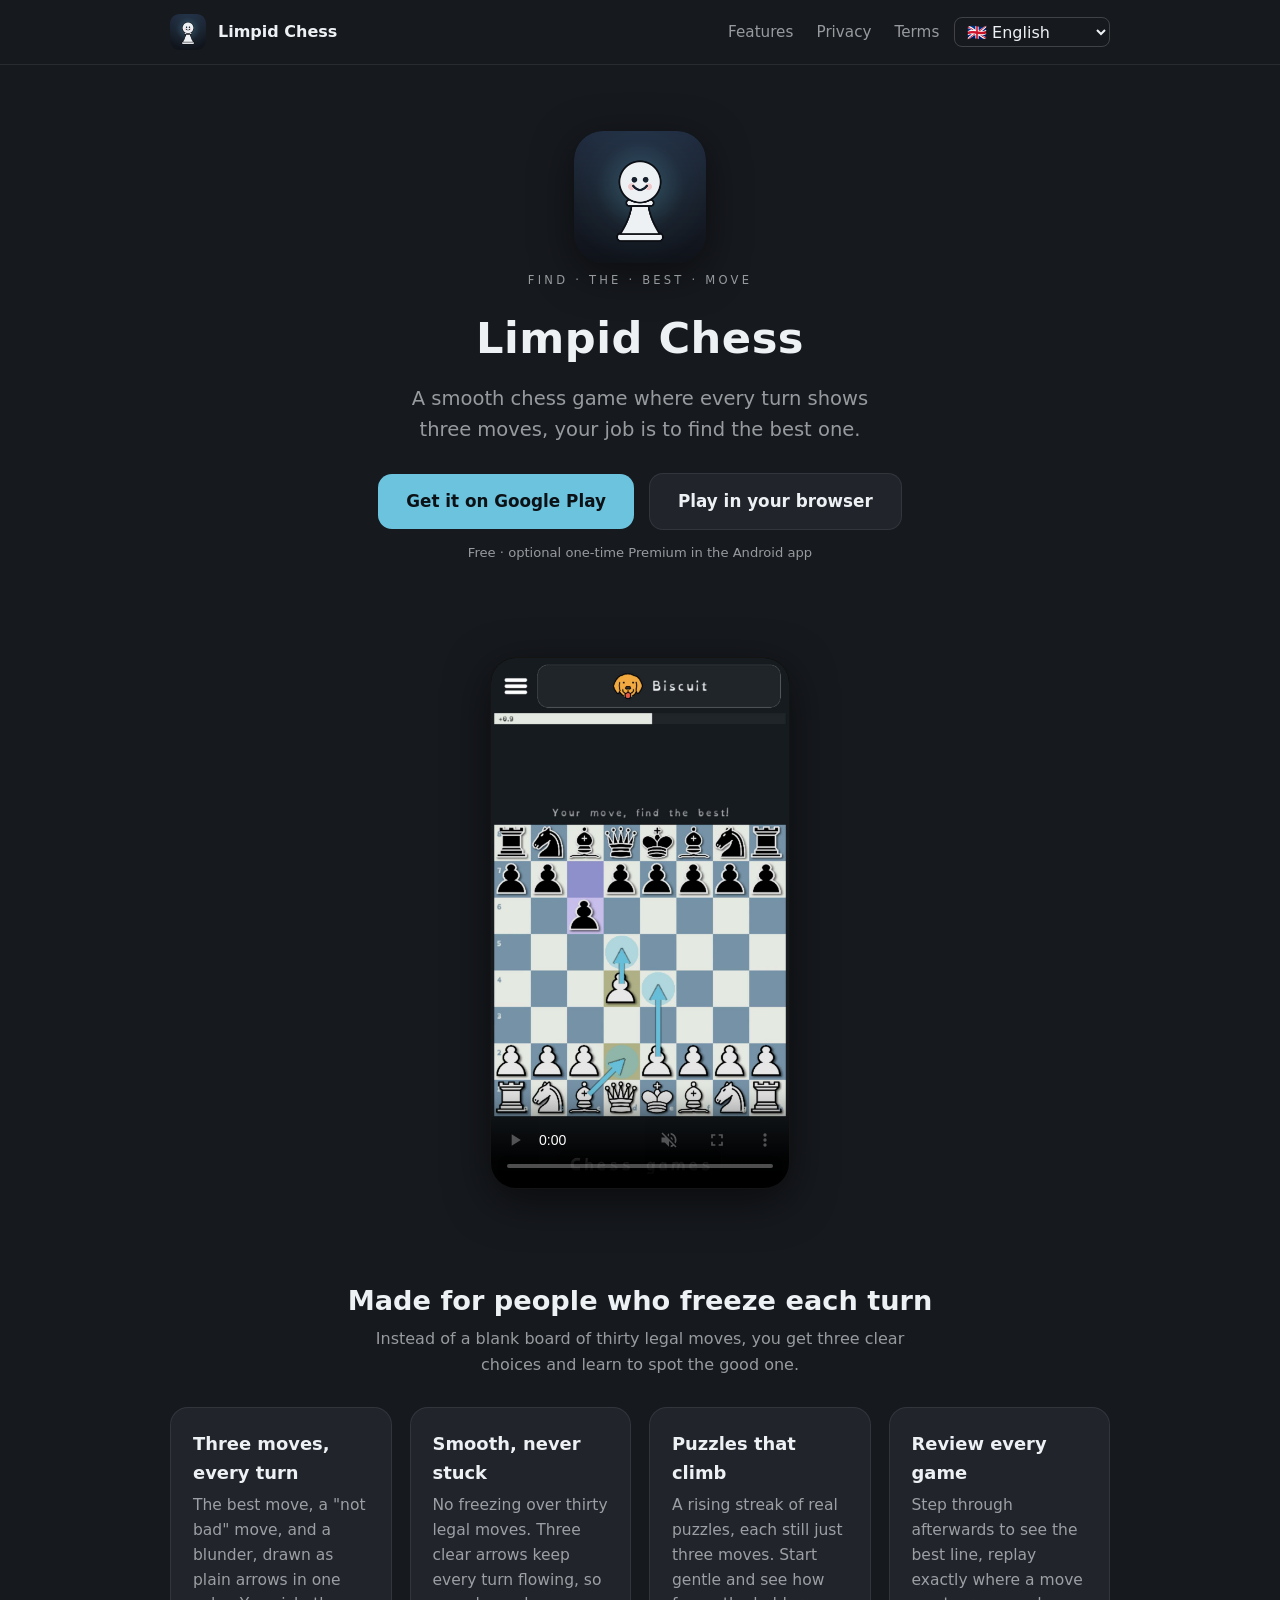
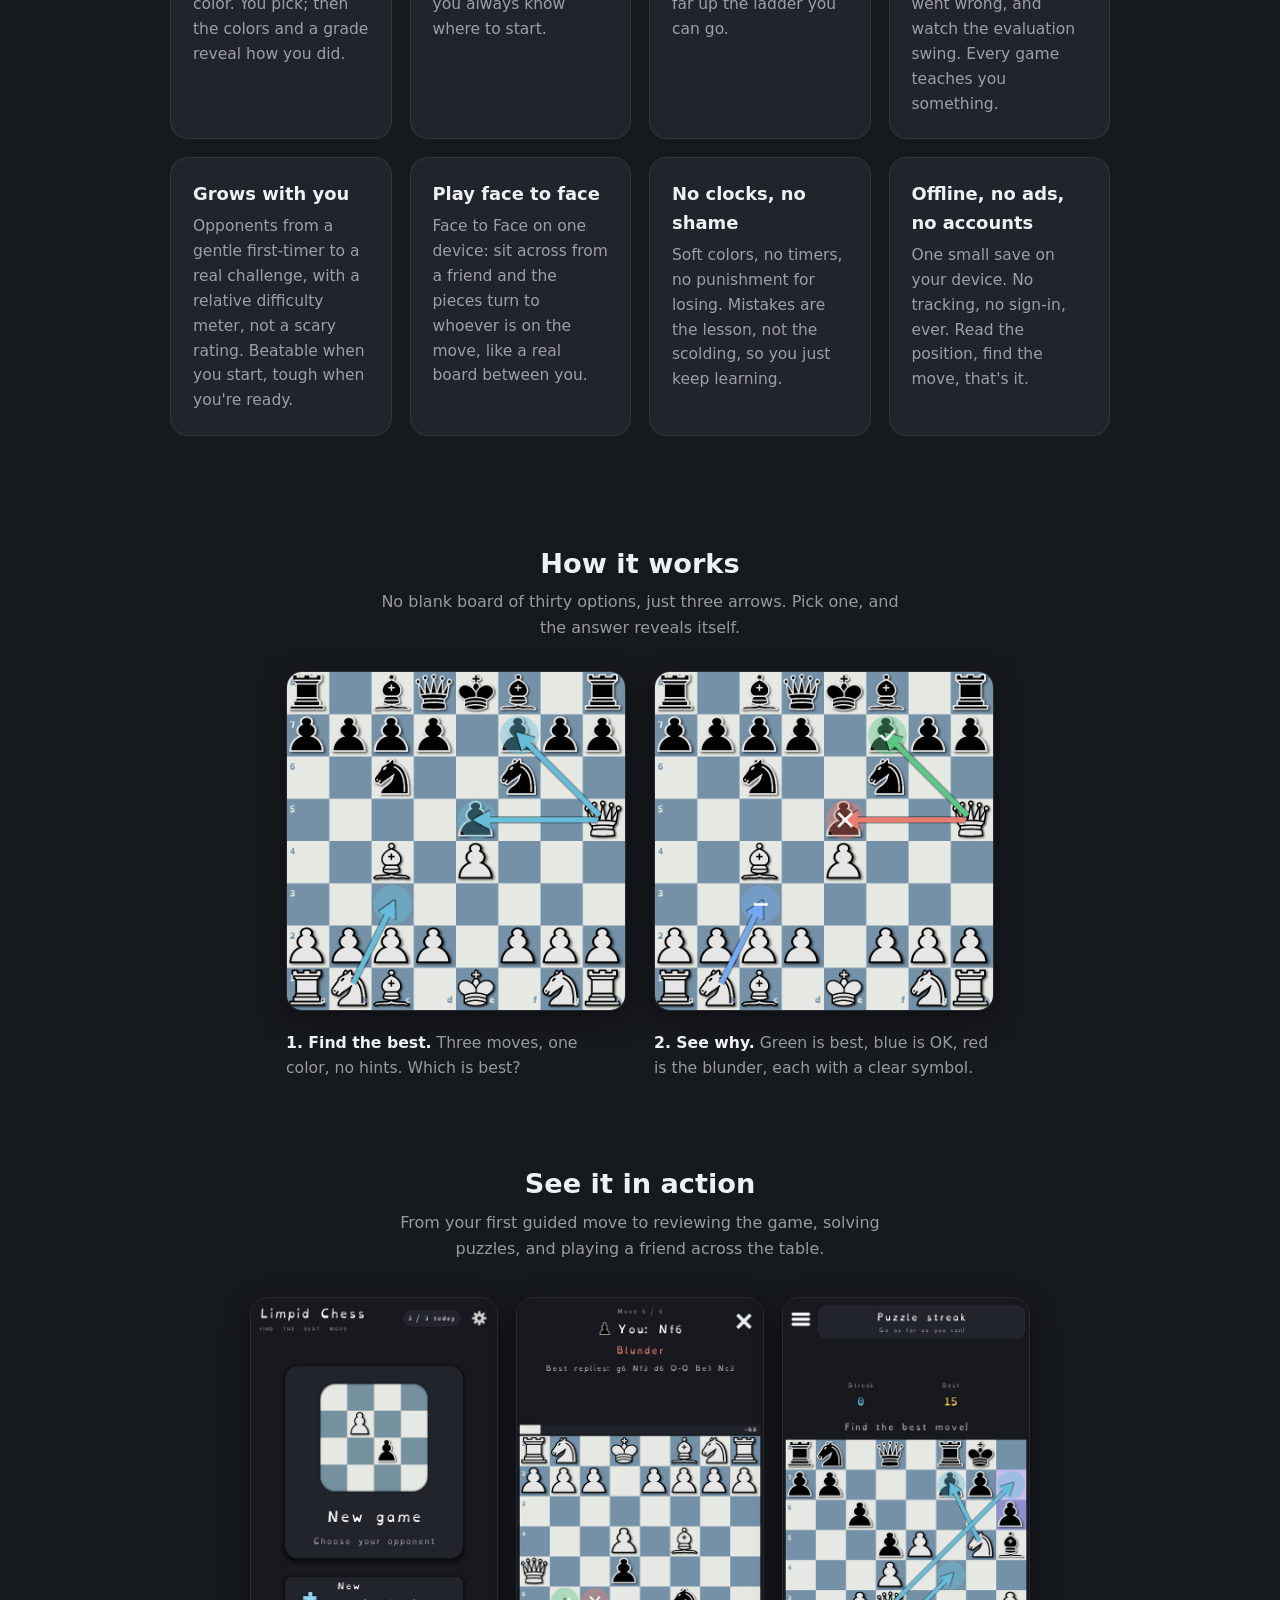
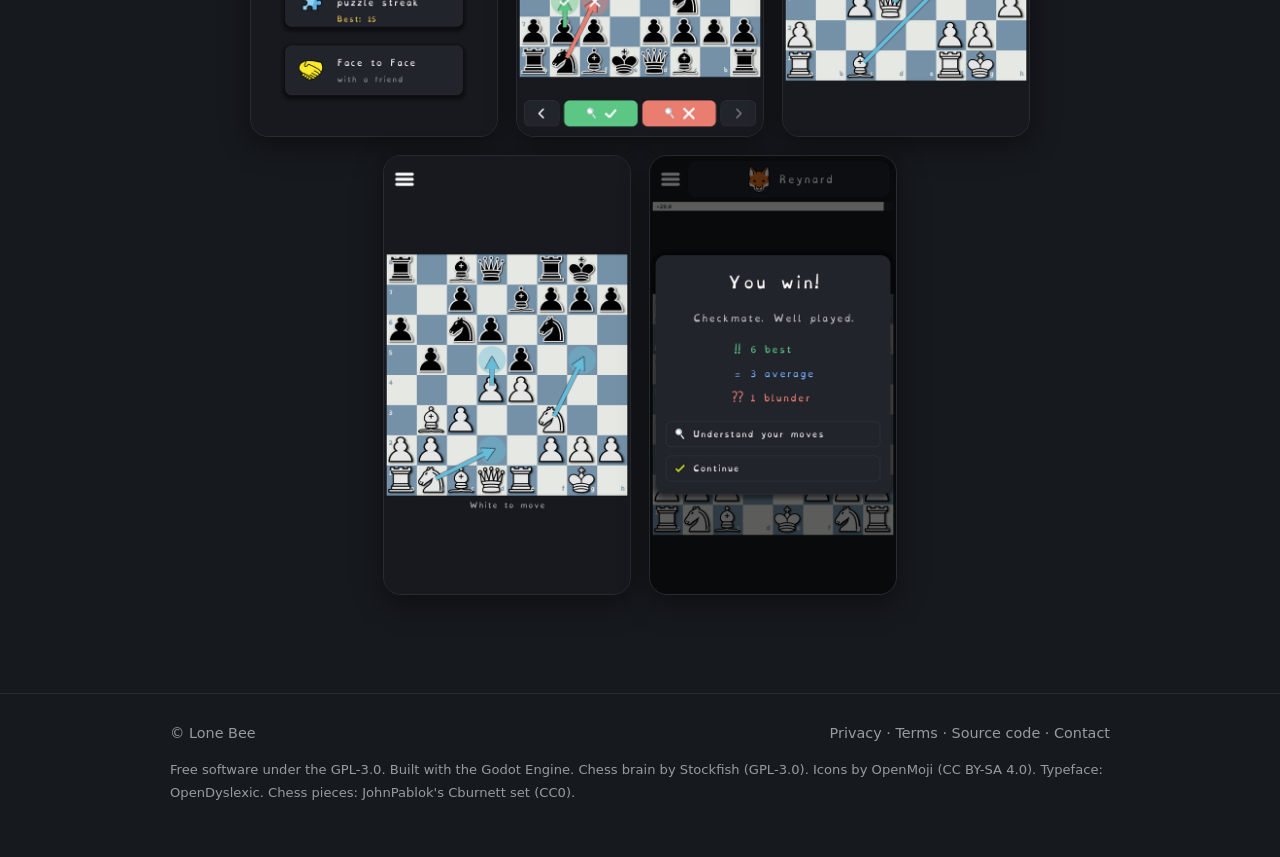
<file: docs/index.html>
<!DOCTYPE html>
<html lang="en">
<head>
  <meta charset="utf-8">
  <meta name="viewport" content="width=device-width, initial-scale=1">
  <title>Limpid Chess - a smooth chess game, find the best move every turn</title>
  <meta name="description" content="A smooth chess game where every turn shows three moves, find the best one. Offline, no ads, no accounts. Free, with an optional one-time Premium.">
  <link rel="icon" href="img/icon.png">
  <link rel="stylesheet" href="style.css">
  <link rel="canonical" href="https://limpidchess.lonebee.games/">
  <!-- Open Graph / link previews (og:image must be absolute for scrapers) -->
  <meta property="og:title" content="Limpid Chess">
  <meta property="og:description" content="A smooth chess game where every turn shows three moves, find the best one.">
  <meta property="og:url" content="https://limpidchess.lonebee.games/">
  <meta property="og:image" content="https://limpidchess.lonebee.games/img/icon.png">
  <meta property="og:type" content="website">
  <style>
    /* Language switcher: unobtrusive, inherits the nav's type/color. */
    .langsel{font:inherit;color:inherit;background:transparent;border:1px solid rgba(128,128,128,.4);
      border-radius:8px;padding:.2em .5em;cursor:pointer;margin-left:.6em;vertical-align:middle}
    .langsel option{color:#111}
  </style>
</head>
<body>
  <header class="site">
    <div class="wrap">
      <div class="brand"><img src="img/icon.png" alt="Limpid Chess icon"> Limpid Chess</div>
      <nav class="top">
        <a href="#features" data-i18n="nav_features">Features</a>
        <a href="privacy.html" data-i18n="nav_privacy">Privacy</a>
        <a href="terms.html" data-i18n="nav_terms">Terms</a>
        <select id="langsel" class="langsel" aria-label="Language"></select>
      </nav>
    </div>
  </header>

  <main>
    <section class="hero">
      <div class="wrap">
        <img class="icon" src="img/icon.png" alt="Limpid Chess">
        <div class="eyebrow" data-i18n="eyebrow">Find · the · best · move</div>
        <h1>Limpid Chess</h1>
        <p class="tag" data-i18n="tag">A smooth chess game where every turn shows three moves, your job is to find the best one.</p>
        <a class="cta" href="https://play.google.com/store/apps/details?id=game.limpidchess" data-i18n="cta">Get it on Google&nbsp;Play</a>
        <a class="cta cta-web" href="play/" data-i18n="cta_web">Play in your browser</a>
        <span class="cta-note" data-i18n="cta_note">Free · optional one-time Premium in the Android app</span>
      </div>
    </section>

    <section class="band">
      <div class="wrap">
        <div class="video-wrap">
          <video src="img/promo.mp4" poster="img/promo_poster.jpg" controls autoplay muted loop playsinline preload="metadata"></video>
        </div>
      </div>
    </section>

    <section class="band" id="features">
      <div class="wrap">
        <h2 class="section" data-i18n="feat_title">Made for people who freeze each turn</h2>
        <p class="sub" data-i18n="feat_sub">Instead of a blank board of thirty legal moves, you get three clear choices and learn to spot the good one.</p>
        <div class="features">
          <div class="feature">
            <h3 data-i18n="f1_h">Three moves, every turn</h3>
            <p data-i18n="f1_p">The best move, a "not bad" move, and a blunder, drawn as plain arrows in one color. You pick; then the colors and a grade reveal how you did.</p>
          </div>
          <div class="feature">
            <h3 data-i18n="f2_h">Smooth, never stuck</h3>
            <p data-i18n="f2_p">No freezing over thirty legal moves. Three clear arrows keep every turn flowing, so you always know where to start.</p>
          </div>
          <div class="feature">
            <h3 data-i18n="f3_h">Puzzles that climb</h3>
            <p data-i18n="f3_p">A rising streak of real puzzles, each still just three moves. Start gentle and see how far up the ladder you can go.</p>
          </div>
          <div class="feature">
            <h3 data-i18n="f4_h">Review every game</h3>
            <p data-i18n="f4_p">Step through afterwards to see the best line, replay exactly where a move went wrong, and watch the evaluation swing. Every game teaches you something.</p>
          </div>
          <div class="feature">
            <h3 data-i18n="f5_h">Grows with you</h3>
            <p data-i18n="f5_p">Opponents from a gentle first-timer to a real challenge, with a relative difficulty meter, not a scary rating. Beatable when you start, tough when you're ready.</p>
          </div>
          <div class="feature">
            <h3 data-i18n="f6_h">Play face to face</h3>
            <p data-i18n="f6_p">Face to Face on one device: sit across from a friend and the pieces turn to whoever is on the move, like a real board between you.</p>
          </div>
          <div class="feature">
            <h3 data-i18n="f7_h">No clocks, no shame</h3>
            <p data-i18n="f7_p">Soft colors, no timers, no punishment for losing. Mistakes are the lesson, not the scolding, so you just keep learning.</p>
          </div>
          <div class="feature">
            <h3 data-i18n="f8_h">Offline, no ads, no accounts</h3>
            <p data-i18n="f8_p">One small save on your device. No tracking, no sign-in, ever. Read the position, find the move, that's it.</p>
          </div>
        </div>
      </div>
    </section>

    <section class="band">
      <div class="wrap">
        <h2 class="section" data-i18n="how_title">How it works</h2>
        <p class="sub" data-i18n="how_sub">No blank board of thirty options, just three arrows. Pick one, and the answer reveals itself.</p>
        <div class="how">
          <figure>
            <img src="img/mechanic_neutral.png" data-i18n-alt="alt_mech_neutral" alt="Three move arrows shown in one neutral color">
            <figcaption data-i18n="cap1"><b>1. Find the best.</b> Three moves, one color, no hints. Which is best?</figcaption>
          </figure>
          <figure>
            <img src="img/mechanic_revealed.png" data-i18n-alt="alt_mech_revealed" alt="The same three moves revealed as best, OK and blunder">
            <figcaption data-i18n="cap2"><b>2. See why.</b> Green is best, blue is OK, red is the blunder, each with a clear symbol.</figcaption>
          </figure>
        </div>
      </div>
    </section>

    <section class="band">
      <div class="wrap">
        <h2 class="section" data-i18n="action_title">See it in action</h2>
        <p class="sub" data-i18n="action_sub">From your first guided move to reviewing the game, solving puzzles, and playing a friend across the table.</p>
        <div class="shots">
          <img src="img/home.png" data-i18n-alt="alt_home" alt="Home screen: New game, puzzle streak and Face to Face">
          <img src="img/moves_review.png" data-i18n-alt="alt_moves_review" alt="Move-by-move review comparing the best line with the move you played">
          <img src="img/puzzle.png" data-i18n-alt="alt_puzzle" alt="Puzzle streak: find the best move and go as far as you can">
          <img src="img/facetoface.png" data-i18n-alt="alt_facetoface" alt="Face to Face: two players sharing one device">
          <img src="img/review.png" data-i18n-alt="alt_review" alt="End-of-game review with best, average and blunder counts">
        </div>
      </div>
    </section>
  </main>

  <footer class="site">
    <div class="wrap">
      <div class="row">
        <span>© Lone Bee</span>
        <span>
          <a href="privacy.html" data-i18n="foot_privacy">Privacy</a> ·
          <a href="terms.html" data-i18n="foot_terms">Terms</a> ·
          <a href="https://github.com/Hatscat/limpidchess" data-i18n="foot_source">Source code</a> ·
          <a href="mailto:lone.bee.dev@gmail.com" data-i18n="foot_contact">Contact</a>
        </span>
      </div>
      <p class="credits" data-i18n="credits">
        Free software under the GPL-3.0. Built with the Godot Engine. Chess brain by Stockfish (GPL-3.0).
        Icons by OpenMoji (CC BY-SA 4.0). Typeface: OpenDyslexic. Chess pieces: JohnPablok's Cburnett set (CC0).
      </p>
    </div>
  </footer>

  <script>
    // Self-contained i18n: browser-language detection + a switcher. Default HTML is English, so with
    // JS off (or a crawler) the page reads English. Translations for the high-confidence marketing set.
    const TRANSLATIONS = {"en": {"doc_title": "Limpid Chess - a smooth chess game, find the best move every turn", "nav_features": "Features", "nav_privacy": "Privacy", "nav_terms": "Terms", "eyebrow": "Find · the · best · move", "tag": "A smooth chess game where every turn shows three moves, your job is to find the best one.", "cta": "Get it on Google Play", "cta_web": "Play in your browser", "cta_note": "Free · optional one-time Premium in the Android app", "feat_title": "Made for people who freeze each turn", "feat_sub": "Instead of a blank board of thirty legal moves, you get three clear choices and learn to spot the good one.", "f1_h": "Three moves, every turn", "f1_p": "The best move, a \"not bad\" move, and a blunder, drawn as plain arrows in one color. You pick; then the colors and a grade reveal how you did.", "f2_h": "Smooth, never stuck", "f2_p": "No freezing over thirty legal moves. Three clear arrows keep every turn flowing, so you always know where to start.", "f3_h": "Puzzles that climb", "f3_p": "A rising streak of real puzzles, each still just three moves. Start gentle and see how far up the ladder you can go.", "f4_h": "Review every game", "f4_p": "Step through afterwards to see the best line, replay exactly where a move went wrong, and watch the evaluation swing. Every game teaches you something.", "f5_h": "Grows with you", "f5_p": "Opponents from a gentle first-timer to a real challenge, with a relative difficulty meter, not a scary rating. Beatable when you start, tough when you're ready.", "f6_h": "Play face to face", "f6_p": "Face to Face on one device: sit across from a friend and the pieces turn to whoever is on the move, like a real board between you.", "f7_h": "No clocks, no shame", "f7_p": "Soft colors, no timers, no punishment for losing. Mistakes are the lesson, not the scolding, so you just keep learning.", "f8_h": "Offline, no ads, no accounts", "f8_p": "One small save on your device. No tracking, no sign-in, ever. Read the position, find the move, that's it.", "how_title": "How it works", "how_sub": "No blank board of thirty options, just three arrows. Pick one, and the answer reveals itself.", "cap1": "<b>1. Find the best.</b> Three moves, one color, no hints. Which is best?", "cap2": "<b>2. See why.</b> Green is best, blue is OK, red is the blunder, each with a clear symbol.", "action_title": "See it in action", "action_sub": "From your first guided move to reviewing the game, solving puzzles, and playing a friend across the table.", "foot_privacy": "Privacy", "foot_terms": "Terms", "foot_source": "Source code", "foot_contact": "Contact", "credits": "Free software under the GPL-3.0. Built with the Godot Engine. Chess brain by Stockfish (GPL-3.0). Icons by OpenMoji (CC BY-SA 4.0). Typeface: OpenDyslexic. Chess pieces: JohnPablok's Cburnett set (CC0).", "alt_home": "Home screen: New game, puzzle streak and Face to Face", "alt_moves_review": "Move-by-move review comparing the best line with the move you played", "alt_puzzle": "Puzzle streak: find the best move and go as far as you can", "alt_facetoface": "Face to Face: two players sharing one device", "alt_review": "End-of-game review with best, average and blunder counts", "alt_mech_neutral": "Three move arrows shown in one neutral color", "alt_mech_revealed": "The same three moves revealed as best, OK and blunder"}, "es": {"doc_title": "Limpid Chess - un juego de ajedrez fluido, encuentra la mejor jugada cada turno", "nav_features": "Funciones", "nav_privacy": "Privacidad", "nav_terms": "Términos", "eyebrow": "Encuentra · la · mejor · jugada", "tag": "Un juego de ajedrez fluido donde cada turno muestra tres jugadas, tu misión es encontrar la mejor.", "cta": "Consíguelo en Google Play", "cta_web": "Juega en tu navegador", "cta_note": "Gratis · Premium opcional de pago único en la app de Android", "feat_title": "Hecho para quienes se bloquean cada turno", "feat_sub": "En vez de un tablero con treinta jugadas legales, tienes tres opciones claras y aprendes a ver la buena.", "f1_h": "Tres jugadas, cada turno", "f1_p": "La mejor jugada, una \"no está mal\" y un error, dibujadas como flechas neutras del mismo color. Tú eliges, y luego los colores y una nota revelan qué tal lo hiciste.", "f2_h": "Fluido, nunca atascado", "f2_p": "Sin bloquearte ante treinta jugadas legales. Tres flechas claras mantienen cada turno fluido, así siempre sabes por dónde empezar.", "f3_h": "Puzzles que suben de nivel", "f3_p": "Una racha creciente de puzzles reales, cada uno con solo tres jugadas. Empieza suave y mira cuánto puedes subir.", "f4_h": "Repasa cada partida", "f4_p": "Recórrela después para ver la mejor línea, revive justo donde falló una jugada y observa cómo cambia la evaluación. Cada partida te enseña algo.", "f5_h": "Crece contigo", "f5_p": "Rivales desde un principiante amable hasta un reto de verdad, con un medidor de dificultad relativo, no una puntuación intimidante. Vencibles al empezar, duros cuando estés listo.", "f6_h": "Juega cara a cara", "f6_p": "Cara a cara en un solo dispositivo: siéntate frente a un amigo y las piezas giran hacia quien mueve, como un tablero de verdad entre los dos.", "f7_h": "Sin relojes, sin vergüenza", "f7_p": "Colores suaves, sin cronómetros, sin castigo por perder. Los errores son la lección, no el reproche, así solo sigues aprendiendo.", "f8_h": "Sin conexión, sin anuncios, sin cuentas", "f8_p": "Un pequeño guardado en tu dispositivo. Sin rastreo, sin registro, nunca. Lee la posición, encuentra la jugada, y ya está.", "how_title": "Cómo funciona", "how_sub": "Nada de tablero con treinta opciones, solo tres flechas. Elige una, y la respuesta se revela sola.", "cap1": "<b>1. Encuentra la mejor.</b> Tres jugadas, un color, sin pistas. ¿Cuál es la mejor?", "cap2": "<b>2. Descubre por qué.</b> Verde es la mejor, azul está bien, rojo es el error, cada una con un símbolo claro.", "action_title": "Míralo en acción", "action_sub": "Desde tu primera jugada guiada hasta repasar la partida, resolver puzzles y jugar con un amigo al otro lado de la mesa.", "foot_privacy": "Privacidad", "foot_terms": "Términos", "foot_source": "Código fuente", "foot_contact": "Contacto", "credits": "Software libre bajo la GPL-3.0. Creado con Godot Engine. Cerebro ajedrecístico de Stockfish (GPL-3.0). Iconos de OpenMoji (CC BY-SA 4.0). Tipografía: OpenDyslexic. Piezas de ajedrez: set Cburnett de JohnPablok (CC0).", "alt_home": "Pantalla de inicio: Nueva partida, racha de puzzles y Cara a cara", "alt_moves_review": "Repaso jugada a jugada comparando la mejor línea con la jugada que hiciste", "alt_puzzle": "Racha de puzzles: encuentra la mejor jugada y llega lo más lejos que puedas", "alt_facetoface": "Cara a cara: dos jugadores compartiendo un dispositivo", "alt_review": "Repaso de fin de partida con recuento de jugadas mejores, medias y errores", "alt_mech_neutral": "Tres flechas de jugada mostradas en un solo color neutro", "alt_mech_revealed": "Las mismas tres jugadas reveladas como mejor, buena y error"}, "fr": {"doc_title": "Limpid Chess : un jeu d'échecs fluide, trouvez le meilleur coup à chaque tour", "nav_features": "Fonctionnalités", "nav_privacy": "Confidentialité", "nav_terms": "Conditions", "eyebrow": "Trouvez · le · meilleur · coup", "tag": "Un jeu d'échecs fluide où chaque tour propose trois coups : à vous de trouver le meilleur.", "cta": "Disponible sur Google Play", "cta_web": "Jouez dans votre navigateur", "cta_note": "Gratuit · Premium optionnel en un achat unique dans l'app Android", "feat_title": "Conçu pour ceux qui se figent à chaque tour", "feat_sub": "Au lieu d'un plateau vide aux trente coups possibles, vous avez trois choix clairs et apprenez à repérer le bon.", "f1_h": "Trois coups, à chaque tour", "f1_p": "Le meilleur coup, un coup \"correct\" et une gaffe, tracés sous forme de flèches neutres, toutes de la même couleur. Vous choisissez, puis les couleurs et une note révèlent votre résultat.", "f2_h": "Fluide, jamais bloqué", "f2_p": "Fini de se figer devant trente coups possibles. Trois flèches claires gardent chaque tour fluide, vous savez toujours par où commencer.", "f3_h": "Des puzzles qui grimpent", "f3_p": "Une série de vrais puzzles de plus en plus difficiles, toujours trois coups chacun. Commencez en douceur et voyez jusqu'où vous grimpez.", "f4_h": "Analysez chaque partie", "f4_p": "Déroulez la partie ensuite pour voir la meilleure suite, revoyez précisément où un coup a dérapé et regardez l'évaluation basculer. Chaque partie vous apprend quelque chose.", "f5_h": "Progresse avec vous", "f5_p": "Des adversaires du tout débutant au vrai défi, avec un indicateur de difficulté relatif, pas un classement intimidant. Battables au début, coriaces quand vous êtes prêt.", "f6_h": "Jouez en face à face", "f6_p": "Face à face sur un seul appareil : installez-vous face à un ami et les pièces se tournent vers celui qui joue, comme un vrai plateau entre vous.", "f7_h": "Pas de pendule, pas de honte", "f7_p": "Des couleurs douces, aucun chronomètre, aucune punition en cas de défaite. L'erreur est la leçon, pas le reproche, alors vous continuez d'apprendre.", "f8_h": "Hors ligne, sans pub, sans compte", "f8_p": "Une petite sauvegarde sur votre appareil. Aucun suivi, aucune connexion, jamais. Lisez la position, trouvez le coup, c'est tout.", "how_title": "Comment ça marche", "how_sub": "Pas de plateau vide aux trente options, juste trois flèches. Choisissez-en une et la réponse se révèle.", "cap1": "<b>1. Trouvez le meilleur.</b> Trois coups, une seule couleur, aucun indice. Lequel est le meilleur ?", "cap2": "<b>2. Comprenez pourquoi.</b> Le vert est le meilleur, le bleu correct, le rouge la gaffe, chacun avec un symbole clair.", "action_title": "Voyez-le en action", "action_sub": "De votre premier coup guidé à l'analyse de la partie, aux puzzles et aux parties avec un ami en face de vous.", "foot_privacy": "Confidentialité", "foot_terms": "Conditions", "foot_source": "Code source", "foot_contact": "Contact", "credits": "Logiciel libre sous licence GPL-3.0. Réalisé avec Godot Engine. Moteur d'échecs par Stockfish (GPL-3.0). Icônes par OpenMoji (CC BY-SA 4.0). Police : OpenDyslexic. Pièces d'échecs : le set Cburnett de JohnPablok (CC0).", "alt_home": "Écran d'accueil : nouvelle partie, série de puzzles et Face à face", "alt_moves_review": "Analyse coup par coup comparant la meilleure suite au coup que vous avez joué", "alt_puzzle": "Série de puzzles : trouvez le meilleur coup et allez aussi loin que possible", "alt_facetoface": "Face à face : deux joueurs sur un même appareil", "alt_review": "Analyse de fin de partie avec le nombre de meilleurs coups, coups moyens et gaffes", "alt_mech_neutral": "Trois flèches de coup affichées dans une seule couleur neutre", "alt_mech_revealed": "Les trois mêmes coups révélés : meilleur, correct et gaffe"}, "it": {"doc_title": "Limpid Chess - un gioco di scacchi fluido, trova la mossa migliore a ogni turno", "nav_features": "Funzioni", "nav_privacy": "Privacy", "nav_terms": "Termini", "eyebrow": "Trova · la · mossa · migliore", "tag": "Un gioco di scacchi fluido dove ogni turno mostra tre mosse, il tuo compito è trovare la migliore.", "cta": "Scaricalo su Google Play", "cta_web": "Gioca nel browser", "cta_note": "Gratis · Premium opzionale una tantum nell'app Android", "feat_title": "Pensato per chi si blocca a ogni turno", "feat_sub": "Invece di una scacchiera con trenta mosse possibili, ricevi tre scelte chiare e impari a riconoscere quella giusta.", "f1_h": "Tre mosse, a ogni turno", "f1_p": "La mossa migliore, una \"non male\" e un errore grave, disegnati come semplici frecce, tutte dello stesso colore. Tu scegli, poi i colori e un voto ti svelano com'è andata.", "f2_h": "Fluido, mai bloccato", "f2_p": "Niente blocco davanti a trenta mosse possibili. Tre frecce chiare mantengono ogni turno fluido, così sai sempre da dove partire.", "f3_h": "Puzzle in crescendo", "f3_p": "Una serie crescente di puzzle veri, sempre con tre sole mosse. Inizia in scioltezza e scopri fin dove riesci a salire.", "f4_h": "Rivedi ogni partita", "f4_p": "Ripercorri la partita per vedere la linea migliore, rivivi esattamente dove una mossa è andata storta e osserva oscillare la valutazione. Ogni partita ti insegna qualcosa.", "f5_h": "Cresce con te", "f5_p": "Avversari da un principiante alle prime armi alla vera sfida, con un indicatore di difficoltà relativo, non un punteggio che spaventa. Battibili all'inizio, tosti quando sei pronto.", "f6_h": "Gioca a Faccia a Faccia", "f6_p": "Faccia a Faccia su un solo dispositivo: siediti di fronte a un amico e i pezzi si girano verso chi deve muovere, come una vera scacchiera tra voi.", "f7_h": "Niente orologi, niente vergogna", "f7_p": "Colori tenui, nessun timer, nessuna punizione se perdi. Gli errori sono la lezione, non il rimprovero, così continui solo a imparare.", "f8_h": "Offline, niente pubblicità, niente account", "f8_p": "Un piccolo salvataggio sul tuo dispositivo. Nessun tracciamento, nessun accesso, mai. Leggi la posizione, trova la mossa, tutto qui.", "how_title": "Come funziona", "how_sub": "Niente scacchiera con trenta opzioni, solo tre frecce. Scegline una e la risposta si svela da sola.", "cap1": "<b>1. Trova la migliore.</b> Tre mosse, un colore, nessun aiuto. Qual è la migliore?", "cap2": "<b>2. Scopri perché.</b> Verde è la migliore, blu è discreta, rosso è l'errore grave, ognuna con un simbolo chiaro.", "action_title": "Guardalo in azione", "action_sub": "Dalla tua prima mossa guidata alla revisione della partita, dai puzzle da risolvere alle sfide con un amico a tavolino.", "foot_privacy": "Privacy", "foot_terms": "Termini", "foot_source": "Codice sorgente", "foot_contact": "Contatti", "credits": "Software libero sotto licenza GPL-3.0. Realizzato con Godot Engine. Motore scacchistico di Stockfish (GPL-3.0). Icone di OpenMoji (CC BY-SA 4.0). Carattere: OpenDyslexic. Pezzi degli scacchi: set Cburnett di JohnPablok (CC0).", "alt_home": "Schermata iniziale: Nuova partita, serie di puzzle e Faccia a Faccia", "alt_moves_review": "Revisione mossa per mossa che confronta la linea migliore con la mossa che hai giocato", "alt_puzzle": "Serie di puzzle: trova la mossa migliore e arriva più lontano che puoi", "alt_facetoface": "Faccia a Faccia: due giocatori su un solo dispositivo", "alt_review": "Revisione di fine partita con conteggio di mosse migliori, medie ed errori gravi", "alt_mech_neutral": "Tre frecce di mossa mostrate in un unico colore neutro", "alt_mech_revealed": "Le stesse tre mosse svelate come migliore, discreta ed errore grave"}, "pt": {"doc_title": "Limpid Chess - um jogo de xadrez fluido, encontre o melhor lance a cada turno", "nav_features": "Recursos", "nav_privacy": "Privacidade", "nav_terms": "Termos", "eyebrow": "Encontre · o · melhor · lance", "tag": "Um jogo de xadrez fluido em que cada turno mostra três lances, e cabe a você encontrar o melhor.", "cta": "Baixe no Google Play", "cta_web": "Jogue no seu navegador", "cta_note": "Grátis · Premium opcional de compra única no app Android", "feat_title": "Feito para quem trava a cada jogada", "feat_sub": "Em vez de um tabuleiro em branco com trinta lances possíveis, você tem três opções claras e aprende a enxergar a boa.", "f1_h": "Três lances, a cada turno", "f1_p": "O melhor lance, um lance \"nada mal\" e uma gafe, desenhados como simples setas, todas da mesma cor. Você escolhe; então as cores e uma nota revelam como você se saiu.", "f2_h": "Fluido, sem travar", "f2_p": "Nada de travar diante de trinta lances possíveis. Três setas claras mantêm cada turno fluindo, então você sempre sabe por onde começar.", "f3_h": "Puzzles que sobem de nível", "f3_p": "Uma sequência crescente de puzzles de verdade, cada um ainda com apenas três lances. Comece com calma e veja até onde você consegue subir.", "f4_h": "Revise cada partida", "f4_p": "Ao final, avance lance a lance para ver a melhor linha, reveja exatamente onde um lance saiu errado e acompanhe a avaliação oscilar. Toda partida ensina algo.", "f5_h": "Cresce com você", "f5_p": "Oponentes que vão de um iniciante tranquilo a um desafio de verdade, com um medidor de dificuldade relativo, não uma nota assustadora. Fáceis no começo, difíceis quando você estiver pronto.", "f6_h": "Jogue Frente a Frente", "f6_p": "Frente a Frente em um só aparelho: sente-se em frente a um amigo e as peças giram para quem está na vez, como um tabuleiro de verdade entre vocês.", "f7_h": "Sem relógios, sem vergonha", "f7_p": "Cores suaves, sem cronômetros, sem punição por perder. Os erros são a lição, não a bronca, então você só continua aprendendo.", "f8_h": "Offline, sem anúncios, sem contas", "f8_p": "Um pequeno arquivo salvo no seu aparelho. Sem rastreamento, sem login, nunca. Leia a posição, encontre o lance, é só isso.", "how_title": "Como funciona", "how_sub": "Nada de tabuleiro em branco com trinta opções, apenas três setas. Escolha uma e a resposta se revela.", "cap1": "<b>1. Encontre o melhor.</b> Três lances, uma cor, sem dicas. Qual é o melhor?", "cap2": "<b>2. Veja por quê.</b> Verde é o melhor, azul é OK, vermelho é a gafe, cada um com um símbolo claro.", "action_title": "Veja em ação", "action_sub": "Do seu primeiro lance guiado até revisar a partida, resolver puzzles e jogar com um amigo do outro lado da mesa.", "foot_privacy": "Privacidade", "foot_terms": "Termos", "foot_source": "Código-fonte", "foot_contact": "Contato", "credits": "Software livre sob a GPL-3.0. Feito com a Godot Engine. Cérebro do xadrez por Stockfish (GPL-3.0). Ícones por OpenMoji (CC BY-SA 4.0). Fonte: OpenDyslexic. Peças de xadrez: conjunto Cburnett de JohnPablok (CC0).", "alt_home": "Tela inicial: Nova partida, sequência de puzzles e Frente a Frente", "alt_moves_review": "Revisão lance a lance comparando a melhor linha com o lance que você jogou", "alt_puzzle": "Sequência de puzzles: encontre o melhor lance e vá o mais longe possível", "alt_facetoface": "Frente a Frente: dois jogadores compartilhando um aparelho", "alt_review": "Revisão de fim de partida com contagens de melhores, médios e gafes", "alt_mech_neutral": "Três setas de lance mostradas em uma cor neutra", "alt_mech_revealed": "Os mesmos três lances revelados como melhor, OK e gafe"}, "ru": {"doc_title": "Limpid Chess: плавные шахматы, находите лучший ход в каждой позиции", "nav_features": "Возможности", "nav_privacy": "Конфиденциальность", "nav_terms": "Условия", "eyebrow": "Найдите · лучший · ход", "tag": "Плавная игра в шахматы, где на каждом ходу вы видите три хода, а ваша задача, найти лучший.", "cta": "Скачать в Google Play", "cta_web": "Играйте в браузере", "cta_note": "Бесплатно · разовый Премиум по желанию в приложении для Android", "feat_title": "Для тех, кто замирает над каждым ходом", "feat_sub": "Вместо пустой доски с тридцатью возможными ходами вы получаете три понятных варианта и учитесь замечать лучший.", "f1_h": "Три хода каждый раз", "f1_p": "Лучший ход, «неплохой» ход и зевок, нарисованные простыми стрелками одного цвета. Вы выбираете, а затем цвета и оценка показывают, как вы справились.", "f2_h": "Плавно, без заминок", "f2_p": "Никакого ступора перед тридцатью возможными ходами. Три понятные стрелки делают каждый ход плавным, и вы всегда знаете, с чего начать.", "f3_h": "Задачи по нарастающей", "f3_p": "Растущая серия настоящих задач, и в каждой всё те же три хода. Начните с простого и посмотрите, как высоко сможете подняться по лестнице.", "f4_h": "Разбор каждой партии", "f4_p": "Пройдите партию после игры, чтобы увидеть лучшую линию, точно переиграть момент ошибки и посмотреть, как менялась оценка. Каждая партия чему-то учит.", "f5_h": "Растёт вместе с вами", "f5_p": "Соперники от мягкого новичка до настоящего вызова, со шкалой относительной сложности, а не пугающим рейтингом. Победимы для начала и упорны, когда вы готовы.", "f6_h": "Играйте лицом к лицу", "f6_p": "Лицом к лицу на одном устройстве: сядьте напротив друга, и фигуры поворачиваются к тому, чей ход, как настоящая доска между вами.", "f7_h": "Без часов, без стыда", "f7_p": "Мягкие цвета, никаких таймеров, никакого наказания за проигрыш. Ошибки, это урок, а не выговор, так что вы просто продолжаете учиться.", "f8_h": "Офлайн, без рекламы, без аккаунтов", "f8_p": "Одно небольшое сохранение на вашем устройстве. Никакого отслеживания и входа, никогда. Прочитайте позицию, найдите ход, вот и всё.", "how_title": "Как это работает", "how_sub": "Никакой пустой доски с тридцатью вариантами, всего три стрелки. Выберите одну, и ответ откроется сам.", "cap1": "<b>1. Найдите лучший.</b> Три хода, один цвет, без подсказок. Какой лучший?", "cap2": "<b>2. Узнайте почему.</b> Зелёный: лучший, синий: неплохой, красный: зевок, у каждого понятный символ.", "action_title": "Посмотрите в действии", "action_sub": "От первого хода с подсказкой до разбора партии, решения задач и игры с другом за одним столом.", "foot_privacy": "Конфиденциальность", "foot_terms": "Условия", "foot_source": "Исходный код", "foot_contact": "Контакты", "credits": "Свободное программное обеспечение под лицензией GPL-3.0. Создано на Godot Engine. Шахматный движок, Stockfish (GPL-3.0). Иконки, OpenMoji (CC BY-SA 4.0). Шрифт: OpenDyslexic. Шахматные фигуры: набор Cburnett от JohnPablok (CC0).", "alt_home": "Главный экран: новая игра, серия задач и Лицом к лицу", "alt_moves_review": "Пошаговый разбор, сравнивающий лучшую линию с сыгранным вами ходом", "alt_puzzle": "Серия задач: найдите лучший ход и продвиньтесь как можно дальше", "alt_facetoface": "Лицом к лицу: два игрока на одном устройстве", "alt_review": "Разбор в конце партии с числом лучших, средних ходов и зевков", "alt_mech_neutral": "Три стрелки ходов, показанные одним нейтральным цветом", "alt_mech_revealed": "Те же три хода, раскрытые как лучший, неплохой и зевок"}, "de": {"doc_title": "Limpid Chess - ein geschmeidiges Schachspiel, finde in jeder Runde den besten Zug", "nav_features": "Funktionen", "nav_privacy": "Datenschutz", "nav_terms": "Bedingungen", "eyebrow": "Finde · den · besten · Zug", "tag": "Ein geschmeidiges Schachspiel, das dir in jeder Runde drei Züge zeigt, deine Aufgabe ist es, den besten zu finden.", "cta": "Jetzt bei Google Play", "cta_web": "Im Browser spielen", "cta_note": "Kostenlos · optionales einmaliges Premium in der Android-App", "feat_title": "Gemacht für alle, die bei jedem Zug erstarren", "feat_sub": "Statt eines leeren Bretts mit dreißig legalen Zügen bekommst du drei klare Möglichkeiten und lernst, die gute zu erkennen.", "f1_h": "Drei Züge, jede Runde", "f1_p": "Der beste Zug, ein \"nicht schlechter\" Zug und ein Patzer, gezeichnet als schlichte Pfeile in einer Farbe. Du wählst; dann zeigen die Farben und eine Bewertung, wie gut du warst.", "f2_h": "Geschmeidig, nie festgefahren", "f2_p": "Kein Erstarren vor dreißig legalen Zügen. Drei klare Pfeile halten jeden Zug im Fluss, damit du immer weißt, wo du anfangen sollst.", "f3_h": "Rätsel, die höher führen", "f3_p": "Eine wachsende Serie echter Rätsel, jedes noch immer nur drei Züge. Fang sanft an und schau, wie weit du die Leiter hinaufkommst.", "f4_h": "Jede Partie analysieren", "f4_p": "Geh danach Zug für Zug durch, sieh die beste Variante, spiel genau dort nach, wo ein Zug schiefging, und beobachte, wie die Bewertung ausschlägt. Jede Partie bringt dir etwas bei.", "f5_h": "Wächst mit dir", "f5_p": "Gegner vom sanften Anfänger bis zur echten Herausforderung, mit einer relativen Schwierigkeitsanzeige statt einer abschreckenden Wertung. Am Anfang schlagbar, hart, wenn du bereit bist.", "f6_h": "Zu zweit spielen", "f6_p": "Zu zweit an einem Gerät: Setz dich einem Freund gegenüber, und die Figuren drehen sich zu dem, der am Zug ist, wie ein echtes Brett zwischen euch.", "f7_h": "Keine Uhren, keine Scham", "f7_p": "Sanfte Farben, keine Zeitnahme, keine Strafe fürs Verlieren. Fehler sind die Lektion, nicht der Tadel, so lernst du einfach weiter.", "f8_h": "Offline, keine Werbung, keine Konten", "f8_p": "Ein kleiner Speicherstand auf deinem Gerät. Kein Tracking, kein Login, niemals. Lies die Stellung, finde den Zug, das war's.", "how_title": "So funktioniert's", "how_sub": "Kein leeres Brett mit dreißig Möglichkeiten, nur drei Pfeile. Wähl einen, und die Antwort zeigt sich von selbst.", "cap1": "<b>1. Finde den besten.</b> Drei Züge, eine Farbe, keine Hinweise. Welcher ist der beste?", "cap2": "<b>2. Sieh, warum.</b> Grün ist am besten, Blau ist okay, Rot ist der Patzer, jeweils mit einem klaren Symbol.", "action_title": "Sieh es in Aktion", "action_sub": "Vom ersten geführten Zug über die Analyse der Partie und das Lösen von Rätseln bis zum Spiel mit einem Freund am Tisch.", "foot_privacy": "Datenschutz", "foot_terms": "Bedingungen", "foot_source": "Quellcode", "foot_contact": "Kontakt", "credits": "Freie Software unter der GPL-3.0. Erstellt mit der Godot Engine. Schachhirn von Stockfish (GPL-3.0). Icons von OpenMoji (CC BY-SA 4.0). Schriftart: OpenDyslexic. Schachfiguren: JohnPabloks Cburnett-Set (CC0).", "alt_home": "Startbildschirm: Neue Partie, Rätsel-Serie und Zu zweit", "alt_moves_review": "Zug-für-Zug-Analyse, die die beste Variante mit deinem gespielten Zug vergleicht", "alt_puzzle": "Rätsel-Serie: finde den besten Zug und komm so weit du kannst", "alt_facetoface": "Zu zweit: zwei Spieler an einem Gerät", "alt_review": "Analyse am Partieende mit der Anzahl bester, durchschnittlicher und Patzer-Züge", "alt_mech_neutral": "Drei Zugpfeile in einer neutralen Farbe", "alt_mech_revealed": "Dieselben drei Züge, aufgedeckt als bester, okay und Patzer"}, "pl": {"doc_title": "Limpid Chess: płynna gra w szachy, znajdź najlepszy ruch w każdej turze", "nav_features": "Funkcje", "nav_privacy": "Prywatność", "nav_terms": "Warunki", "eyebrow": "Znajdź · najlepszy · ruch", "tag": "Płynna gra w szachy, w której każda tura pokazuje trzy ruchy, a Twoim zadaniem jest znaleźć ten najlepszy.", "cta": "Pobierz w Google Play", "cta_web": "Graj w przeglądarce", "cta_note": "Za darmo · opcjonalne jednorazowe Premium w aplikacji na Androida", "feat_title": "Stworzona dla tych, którzy zastygają przy każdym ruchu", "feat_sub": "Zamiast pustej planszy z trzydziestoma legalnymi ruchami dostajesz trzy jasne opcje i uczysz się dostrzegać ten dobry.", "f1_h": "Trzy ruchy w każdej turze", "f1_p": "Najlepszy ruch, ruch \"nie najgorszy\" i gafa, narysowane jako zwykłe strzałki w jednym kolorze. Wybierasz, a kolory i ocena pokazują, jak Ci poszło.", "f2_h": "Płynnie, nigdy w kropce", "f2_p": "Żadnego zastygania nad trzydziestoma ruchami. Trzy jasne strzałki sprawiają, że każda tura płynie, więc zawsze wiesz, od czego zacząć.", "f3_h": "Zagadki, które rosną", "f3_p": "Rosnąca seria prawdziwych zagadek, każda wciąż tylko trzy ruchy. Zacznij łagodnie i zobacz, jak wysoko po drabinie dojdziesz.", "f4_h": "Analizuj każdą partię", "f4_p": "Prześledź partię po wszystkim, zobacz najlepszy wariant, odtwórz dokładnie miejsce błędu i obserwuj wahania oceny. Każda partia czegoś Cię uczy.", "f5_h": "Rośnie razem z Tobą", "f5_p": "Przeciwnicy od łagodnego debiutanta po prawdziwe wyzwanie, ze wskaźnikiem względnej trudności zamiast straszącego rankingu. Do pokonania na start, trudni, gdy będziesz gotowy.", "f6_h": "Graj twarzą w twarz", "f6_p": "Twarzą w twarz na jednym urządzeniu: usiądź naprzeciw znajomego, a figury obracają się do tego, kto jest na ruchu, jak prawdziwa szachownica między wami.", "f7_h": "Bez zegara, bez wstydu", "f7_p": "Łagodne kolory, brak zegarów, żadnej kary za przegraną. Błędy są lekcją, nie naganą, więc po prostu uczysz się dalej.", "f8_h": "Offline, bez reklam, bez kont", "f8_p": "Jeden mały zapis na Twoim urządzeniu. Żadnego śledzenia, żadnego logowania, nigdy. Odczytaj pozycję, znajdź ruch, i tyle.", "how_title": "Jak to działa", "how_sub": "Żadnej pustej planszy z trzydziestoma opcjami, tylko trzy strzałki. Wybierz jedną, a odpowiedź sama się odsłoni.", "cap1": "<b>1. Znajdź najlepszy.</b> Trzy ruchy, jeden kolor, brak podpowiedzi. Który jest najlepszy?", "cap2": "<b>2. Zobacz dlaczego.</b> Zielony jest najlepszy, niebieski w porządku, czerwony to gafa, każdy z czytelnym symbolem.", "action_title": "Zobacz to w akcji", "action_sub": "Od pierwszego prowadzonego ruchu po analizę partii, rozwiązywanie zagadek i grę ze znajomym po drugiej stronie stołu.", "foot_privacy": "Prywatność", "foot_terms": "Warunki", "foot_source": "Kod źródłowy", "foot_contact": "Kontakt", "credits": "Wolne oprogramowanie na licencji GPL-3.0. Zbudowane w Godot Engine. Szachowy mózg: Stockfish (GPL-3.0). Ikony: OpenMoji (CC BY-SA 4.0). Krój pisma: OpenDyslexic. Figury szachowe: zestaw Cburnett autorstwa JohnPablok (CC0).", "alt_home": "Ekran główny: nowa gra, seria zagadek i Twarzą w twarz", "alt_moves_review": "Analiza ruch po ruchu porównująca najlepszy wariant z ruchem, który zagrałeś", "alt_puzzle": "Seria zagadek: znajdź najlepszy ruch i dojdź tak daleko, jak potrafisz", "alt_facetoface": "Twarzą w twarz: dwoje graczy na jednym urządzeniu", "alt_review": "Podsumowanie partii z liczbą ruchów najlepszych, przeciętnych i gaf", "alt_mech_neutral": "Trzy strzałki ruchów w jednym neutralnym kolorze", "alt_mech_revealed": "Te same trzy ruchy odsłonięte jako najlepszy, w porządku i gafa"}, "uk": {"doc_title": "Limpid Chess: плавні шахи, знаходь найкращий хід щоразу", "nav_features": "Можливості", "nav_privacy": "Конфіденційність", "nav_terms": "Умови", "eyebrow": "Знайди · свій · найкращий · хід", "tag": "Плавна гра в шахи, де кожного ходу видно три варіанти, а твоє завдання, знайти найкращий.", "cta": "Завантажити в Google Play", "cta_web": "Грайте у браузері", "cta_note": "Безкоштовно · разовий Преміум за бажанням у застосунку для Android", "feat_title": "Створено для тих, хто завмирає перед кожним ходом", "feat_sub": "Замість порожньої дошки з тридцятьма ходами ти отримуєш три чіткі варіанти й вчишся впізнавати найкращий.", "f1_h": "Три ходи, щоразу", "f1_p": "Найкращий хід, «непоганий» хід і груба помилка, намальовані простими стрілками одного кольору. Ти обираєш, а потім кольори й оцінка показують твій результат.", "f2_h": "Плавно, без застрягань", "f2_p": "Жодних завмирань над тридцятьма ходами. Три чіткі стрілки роблять кожен хід плавним, тож ти завжди знаєш, з чого почати.", "f3_h": "Задачі, що ростуть", "f3_p": "Серія справжніх задач, що зростає, і в кожній усе ті самі три ходи. Почни спокійно й дізнайся, як високо драбиною ти піднімешся.", "f4_h": "Розбирай кожну гру", "f4_p": "Пройдися грою після завершення, щоб побачити найкращу лінію, повторити саме той хибний хід і простежити, як хитається оцінка. Кожна гра чогось навчає.", "f5_h": "Росте разом з тобою", "f5_p": "Суперники від лагідного новачка до справжнього виклику, з відносною шкалою складності, а не страшним рейтингом. Здоланні на старті, серйозні, коли ти готовий.", "f6_h": "Грайте віч-на-віч", "f6_p": "Віч-на-віч на одному пристрої: сядьте навпроти друга, і фігури повертаються до того, чий хід, наче справжня дошка між вами.", "f7_h": "Без годинників, без сорому", "f7_p": "Мʼякі кольори, жодних таймерів, жодного покарання за поразку. Помилки, це урок, а не докір, тож ти просто вчишся далі.", "f8_h": "Офлайн, без реклами, без акаунтів", "f8_p": "Один маленький файл збереження на твоєму пристрої. Жодного стеження, жодного входу, ніколи. Прочитай позицію, знайди хід, ось і все.", "how_title": "Як це працює", "how_sub": "Жодної порожньої дошки з тридцятьма варіантами, лише три стрілки. Обери одну, і відповідь розкриється сама.", "cap1": "<b>1. Знайди найкращий.</b> Три ходи, один колір, жодних підказок. Який найкращий?", "cap2": "<b>2. Побач чому.</b> Зелений найкращий, синій непоганий, червоний груба помилка, і в кожного чіткий символ.", "action_title": "Подивись у дії", "action_sub": "Від першого підказаного ходу до розбору гри, розвʼязання задач і партії з другом навпроти.", "foot_privacy": "Конфіденційність", "foot_terms": "Умови", "foot_source": "Вихідний код", "foot_contact": "Контакт", "credits": "Вільне програмне забезпечення за ліцензією GPL-3.0. Створено на Godot Engine. Шаховий інтелект, Stockfish (GPL-3.0). Іконки, OpenMoji (CC BY-SA 4.0). Шрифт: OpenDyslexic. Шахові фігури: набір Cburnett від JohnPablok (CC0).", "alt_home": "Головний екран: нова гра, серія задач і Віч-на-віч", "alt_moves_review": "Розбір хід за ходом, що порівнює найкращу лінію з ходом, який ти зіграв", "alt_puzzle": "Серія задач: знайди найкращий хід і пройди якомога далі", "alt_facetoface": "Віч-на-віч: двоє гравців на одному пристрої", "alt_review": "Розбір наприкінці гри з підрахунком найкращих, середніх ходів і грубих помилок", "alt_mech_neutral": "Три стрілки ходів в одному нейтральному кольорі", "alt_mech_revealed": "Ті самі три ходи, розкриті як найкращий, непоганий і груба помилка"}, "el": {"doc_title": "Limpid Chess - ένα ομαλό παιχνίδι σκακιού, βρες την καλύτερη κίνηση κάθε γύρο", "nav_features": "Δυνατότητες", "nav_privacy": "Απόρρητο", "nav_terms": "Όροι", "eyebrow": "Βρες · την · καλύτερη · κίνηση", "tag": "Ένα ομαλό παιχνίδι σκακιού όπου κάθε γύρος δείχνει τρεις κινήσεις, δουλειά σου είναι να βρεις την καλύτερη.", "cta": "Κατέβασέ το στο Google Play", "cta_web": "Παίξτε στο πρόγραμμα περιήγησης", "cta_note": "Δωρεάν · προαιρετικό εφάπαξ Premium στην εφαρμογή Android", "feat_title": "Φτιαγμένο για όσους παγώνουν σε κάθε γύρο", "feat_sub": "Αντί για μια άδεια σκακιέρα με τριάντα νόμιμες κινήσεις, παίρνεις τρεις ξεκάθαρες επιλογές και μαθαίνεις να ξεχωρίζεις την καλή.", "f1_h": "Τρεις κινήσεις, κάθε γύρο", "f1_p": "Η καλύτερη κίνηση, μια \"όχι κακή\" κίνηση και μια γκάφα, σχεδιασμένες ως απλά βέλη στο ίδιο χρώμα. Διαλέγεις, κι έπειτα τα χρώματα κι ένας βαθμός αποκαλύπτουν πώς τα πήγες.", "f2_h": "Ομαλό, ποτέ κολλημένο", "f2_p": "Κανένα πάγωμα μπροστά σε τριάντα νόμιμες κινήσεις. Τρία ξεκάθαρα βέλη κρατούν κάθε γύρο ρευστό, ώστε να ξέρεις πάντα από πού να ξεκινήσεις.", "f3_h": "Γρίφοι που ανεβαίνουν", "f3_p": "Ένα ανοδικό σερί από πραγματικούς γρίφους, πάντα με μόνο τρεις κινήσεις. Ξεκίνα απαλά και δες πόσο ψηλά στη σκάλα μπορείς να φτάσεις.", "f4_h": "Ανασκόπηση κάθε παρτίδας", "f4_p": "Ξαναδές την παρτίδα κίνηση κίνηση για να βρεις την καλύτερη γραμμή, ξαναπαίξε ακριβώς εκεί που στράβωσε μια κίνηση και δες την αξιολόγηση να μεταβάλλεται. Κάθε παρτίδα σού μαθαίνει κάτι.", "f5_h": "Μεγαλώνει μαζί σου", "f5_p": "Αντίπαλοι από έναν απαλό πρωτάρη μέχρι μια αληθινή πρόκληση, με σχετικό μετρητή δυσκολίας, όχι μια τρομακτική βαθμολογία. Νικήσιμοι στην αρχή, δύσκολοι όταν είσαι έτοιμος.", "f6_h": "Παίξε Πρόσωπο με Πρόσωπο", "f6_p": "Πρόσωπο με Πρόσωπο σε μία συσκευή: κάτσε απέναντι από έναν φίλο και τα κομμάτια γυρίζουν προς όποιον έχει σειρά, σαν αληθινή σκακιέρα ανάμεσά σας.", "f7_h": "Χωρίς ρολόγια, χωρίς ντροπή", "f7_p": "Απαλά χρώματα, χωρίς χρονόμετρα, καμία τιμωρία για την ήττα. Τα λάθη είναι το μάθημα, όχι η επίπληξη, κι έτσι απλώς συνεχίζεις να μαθαίνεις.", "f8_h": "Εκτός σύνδεσης, χωρίς διαφημίσεις, χωρίς λογαριασμούς", "f8_p": "Ένα μικρό αρχείο αποθήκευσης στη συσκευή σου. Καμία παρακολούθηση, καμία σύνδεση, ποτέ. Διάβασε τη θέση, βρες την κίνηση, τέλος.", "how_title": "Πώς λειτουργεί", "how_sub": "Καμία άδεια σκακιέρα με τριάντα επιλογές, μόνο τρία βέλη. Διάλεξε ένα και η απάντηση αποκαλύπτεται.", "cap1": "<b>1. Βρες την καλύτερη.</b> Τρεις κινήσεις, ένα χρώμα, καμία υπόδειξη. Ποια είναι η καλύτερη;", "cap2": "<b>2. Δες γιατί.</b> Το πράσινο είναι το καλύτερο, το μπλε είναι εντάξει, το κόκκινο είναι η γκάφα, κάθε ένα με ένα ξεκάθαρο σύμβολο.", "action_title": "Δες το σε δράση", "action_sub": "Από την πρώτη καθοδηγούμενη κίνησή σου μέχρι την ανασκόπηση της παρτίδας, τη λύση γρίφων και το παιχνίδι με έναν φίλο απέναντί σου.", "foot_privacy": "Απόρρητο", "foot_terms": "Όροι", "foot_source": "Πηγαίος κώδικας", "foot_contact": "Επικοινωνία", "credits": "Ελεύθερο λογισμικό υπό την GPL-3.0. Φτιαγμένο με το Godot Engine. Σκακιστικός εγκέφαλος από το Stockfish (GPL-3.0). Εικονίδια από το OpenMoji (CC BY-SA 4.0). Γραμματοσειρά: OpenDyslexic. Πιόνια σκακιού: το σετ Cburnett του JohnPablok (CC0).", "alt_home": "Αρχική οθόνη: Νέα παρτίδα, σερί γρίφων και Πρόσωπο με Πρόσωπο", "alt_moves_review": "Ανασκόπηση κίνηση κίνηση που συγκρίνει την καλύτερη γραμμή με την κίνηση που έπαιξες", "alt_puzzle": "Σερί γρίφων: βρες την καλύτερη κίνηση και φτάσε όσο πιο μακριά μπορείς", "alt_facetoface": "Πρόσωπο με Πρόσωπο: δύο παίκτες μοιράζονται μία συσκευή", "alt_review": "Ανασκόπηση τέλους παρτίδας με μετρήσεις καλύτερων, μέτριων και γκαφών", "alt_mech_neutral": "Τρία βέλη κινήσεων σε ένα ουδέτερο χρώμα", "alt_mech_revealed": "Οι ίδιες τρεις κινήσεις αποκαλυμμένες ως καλύτερη, εντάξει και γκάφα"}};
    const SUPPORTED = ["en", "fr", "es", "pt", "de", "it", "ru", "pl", "uk", "el"];
    const NAMES = {en:"English", fr:"Français", es:"Español", pt:"Português", de:"Deutsch",
      it:"Italiano", ru:"Русский", pl:"Polski", uk:"Українська", el:"Ελληνικά"};
    const FLAGS = {en:"🇬🇧", fr:"🇫🇷", es:"🇪🇸", pt:"🇧🇷", de:"🇩🇪", it:"🇮🇹", ru:"🇷🇺", pl:"🇵🇱", uk:"🇺🇦", el:"🇬🇷"};

    function pickLang() {
      try {
        const saved = localStorage.getItem("limpid_lang");
        if (saved && SUPPORTED.includes(saved)) return saved;
      } catch (e) {}
      const prefs = navigator.languages || [navigator.language || "en"];
      for (const p of prefs) {
        const code = String(p).toLowerCase().split("-")[0];
        if (SUPPORTED.includes(code)) return code;
      }
      return "en";
    }

    function tr(dict, key) {
      return (dict && dict[key] != null) ? dict[key] : TRANSLATIONS.en[key];
    }

    function applyLang(lang) {
      const dict = TRANSLATIONS[lang] || TRANSLATIONS.en;
      document.documentElement.lang = lang;
      document.querySelectorAll("[data-i18n]").forEach(function (el) {
        const v = tr(dict, el.getAttribute("data-i18n"));
        if (v != null) el.innerHTML = v;
      });
      document.querySelectorAll("[data-i18n-alt]").forEach(function (el) {
        const v = tr(dict, el.getAttribute("data-i18n-alt"));
        if (v != null) el.alt = v;
      });
      const title = tr(dict, "doc_title");
      if (title) document.title = title;
      const sel = document.getElementById("langsel");
      if (sel) sel.value = lang;
    }

    function setLang(lang) {
      try { localStorage.setItem("limpid_lang", lang); } catch (e) {}
      applyLang(lang);
    }

    (function () {
      const sel = document.getElementById("langsel");
      if (sel) {
        // Alphabetical by each language's own (native) name, so no language is privileged by position.
        SUPPORTED.slice().sort(function (a, b) { return NAMES[a].localeCompare(NAMES[b]); }).forEach(function (code) {
          const o = document.createElement("option");
          o.value = code;
          o.textContent = (FLAGS[code] ? FLAGS[code] + " " : "") + (NAMES[code] || code);
          sel.appendChild(o);
        });
        sel.addEventListener("change", function (e) { setLang(e.target.value); });
      }
      applyLang(pickLang());
    })();
  </script>
</body>
</html>
</file>
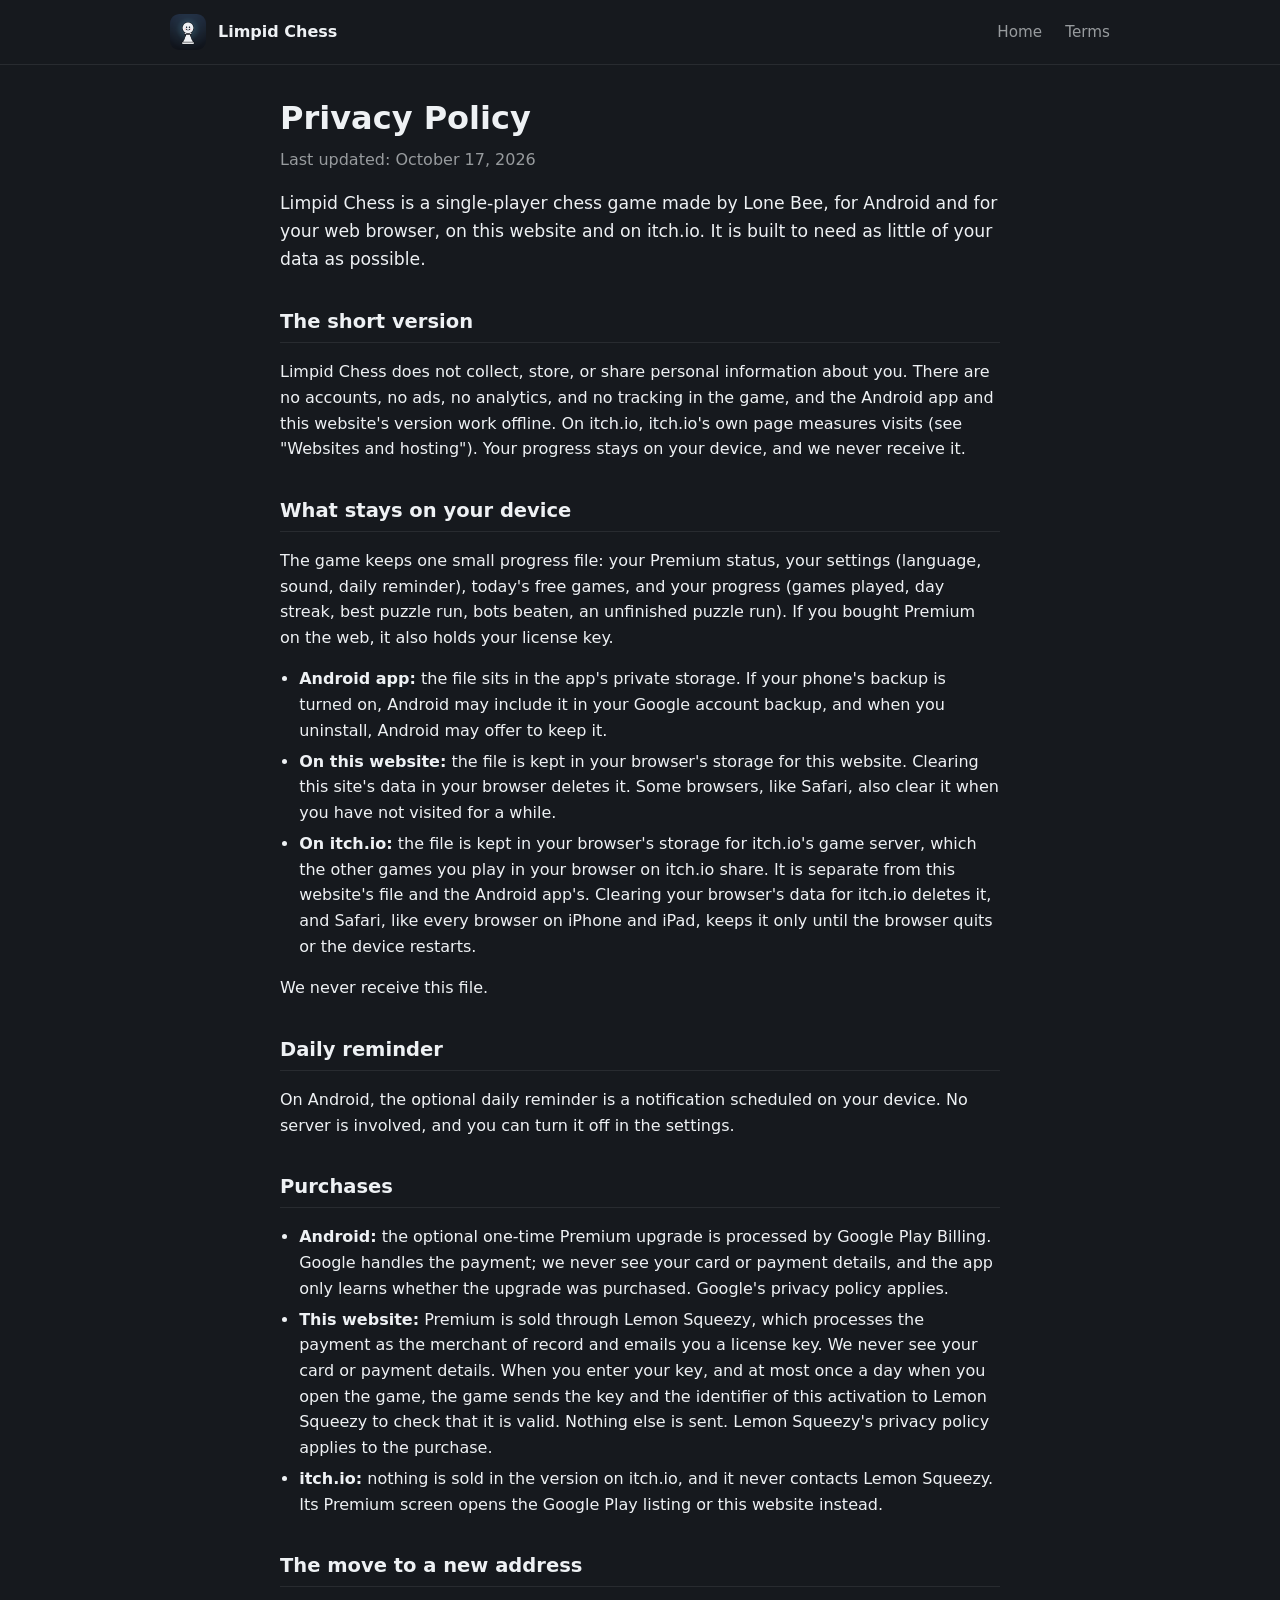
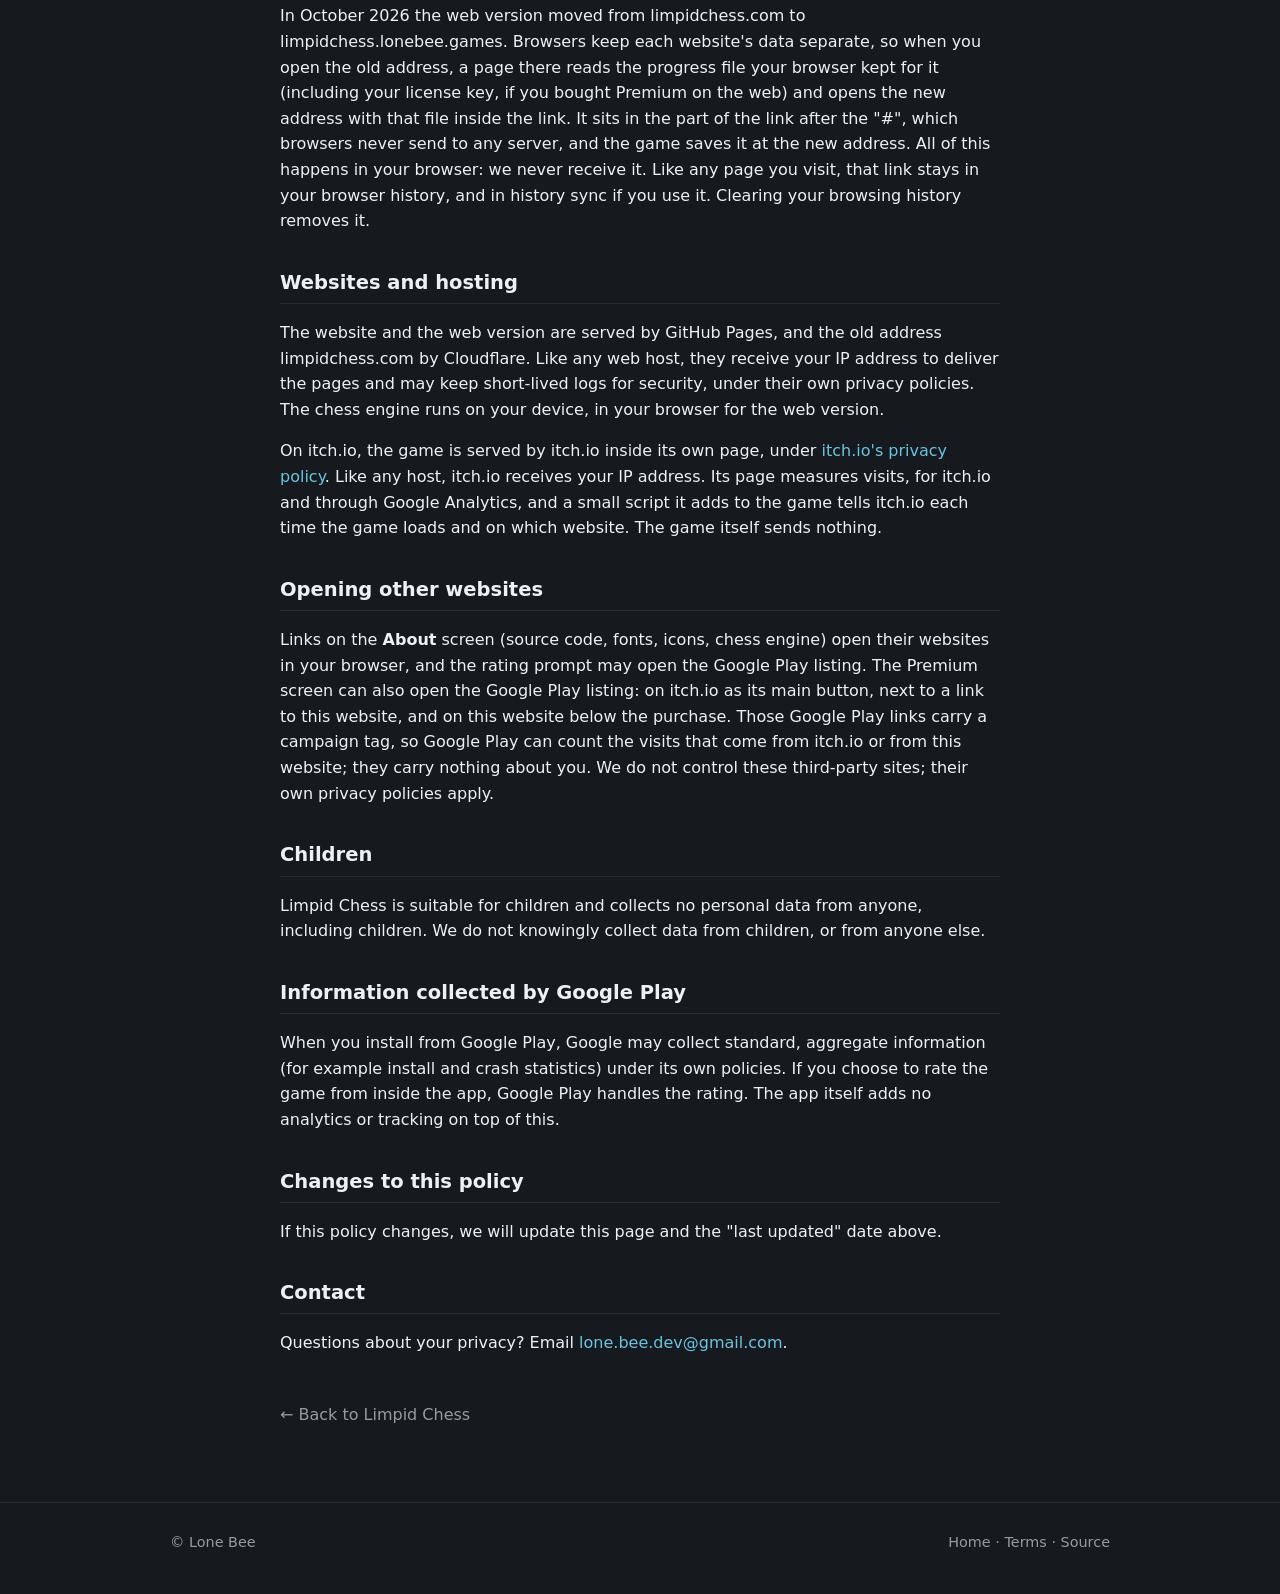
<file: docs/privacy.html>
<!DOCTYPE html>
<html lang="en">
<head>
  <meta charset="utf-8">
  <meta name="viewport" content="width=device-width, initial-scale=1">
  <title>Privacy Policy - Limpid Chess</title>
  <meta name="description" content="Limpid Chess privacy policy: no accounts, no ads, no analytics, no tracking.">
  <link rel="icon" href="img/icon.png">
  <link rel="stylesheet" href="style.css">
  <link rel="canonical" href="https://limpidchess.lonebee.games/privacy.html">
</head>
<body>
  <header class="site">
    <div class="wrap">
      <div class="brand"><img src="img/icon.png" alt="Limpid Chess icon"> Limpid Chess</div>
      <nav class="top"><a href="index.html">Home</a> <a href="terms.html">Terms</a></nav>
    </div>
  </header>

  <main class="wrap doc">
    <h1>Privacy Policy</h1>
    <p class="updated">Last updated: October 17, 2026</p>

    <p class="lead">Limpid Chess is a single-player chess game made by Lone Bee, for Android and for your web browser, on this website and on itch.io. It is built to need as little of your data as possible.</p>

    <h2>The short version</h2>
    <p>Limpid Chess does not collect, store, or share personal information about you. There are no accounts, no ads, no analytics, and no tracking in the game, and the Android app and this website's version work offline. On itch.io, itch.io's own page measures visits (see "Websites and hosting"). Your progress stays on your device, and we never receive it.</p>

    <h2>What stays on your device</h2>
    <p>The game keeps one small progress file: your Premium status, your settings (language, sound, daily reminder), today's free games, and your progress (games played, day streak, best puzzle run, bots beaten, an unfinished puzzle run). If you bought Premium on the web, it also holds your license key.</p>
    <ul>
      <li><strong>Android app:</strong> the file sits in the app's private storage. If your phone's backup is turned on, Android may include it in your Google account backup, and when you uninstall, Android may offer to keep it.</li>
      <li><strong>On this website:</strong> the file is kept in your browser's storage for this website. Clearing this site's data in your browser deletes it. Some browsers, like Safari, also clear it when you have not visited for a while.</li>
      <li><strong>On itch.io:</strong> the file is kept in your browser's storage for itch.io's game server, which the other games you play in your browser on itch.io share. It is separate from this website's file and the Android app's. Clearing your browser's data for itch.io deletes it, and Safari, like every browser on iPhone and iPad, keeps it only until the browser quits or the device restarts.</li>
    </ul>
    <p>We never receive this file.</p>

    <h2>Daily reminder</h2>
    <p>On Android, the optional daily reminder is a notification scheduled on your device. No server is involved, and you can turn it off in the settings.</p>

    <h2>Purchases</h2>
    <ul>
      <li><strong>Android:</strong> the optional one-time Premium upgrade is processed by Google Play Billing. Google handles the payment; we never see your card or payment details, and the app only learns whether the upgrade was purchased. Google's privacy policy applies.</li>
      <li><strong>This website:</strong> Premium is sold through Lemon Squeezy, which processes the payment as the merchant of record and emails you a license key. We never see your card or payment details. When you enter your key, and at most once a day when you open the game, the game sends the key and the identifier of this activation to Lemon Squeezy to check that it is valid. Nothing else is sent. Lemon Squeezy's privacy policy applies to the purchase.</li>
      <li><strong>itch.io:</strong> nothing is sold in the version on itch.io, and it never contacts Lemon Squeezy. Its Premium screen opens the Google Play listing or this website instead.</li>
    </ul>

    <h2>The move to a new address</h2>
    <p>In October 2026 the web version moved from limpidchess.com to limpidchess.lonebee.games. Browsers keep each website's data separate, so when you open the old address, a page there reads the progress file your browser kept for it (including your license key, if you bought Premium on the web) and opens the new address with that file inside the link. It sits in the part of the link after the "#", which browsers never send to any server, and the game saves it at the new address. All of this happens in your browser: we never receive it. Like any page you visit, that link stays in your browser history, and in history sync if you use it. Clearing your browsing history removes it.</p>

    <h2>Websites and hosting</h2>
    <p>The website and the web version are served by GitHub Pages, and the old address limpidchess.com by Cloudflare. Like any web host, they receive your IP address to deliver the pages and may keep short-lived logs for security, under their own privacy policies. The chess engine runs on your device, in your browser for the web version.</p>
    <p>On itch.io, the game is served by itch.io inside its own page, under <a href="https://itch.io/docs/legal/privacy-policy">itch.io's privacy policy</a>. Like any host, itch.io receives your IP address. Its page measures visits, for itch.io and through Google Analytics, and a small script it adds to the game tells itch.io each time the game loads and on which website. The game itself sends nothing.</p>

    <h2>Opening other websites</h2>
    <p>Links on the <strong>About</strong> screen (source code, fonts, icons, chess engine) open their websites in your browser, and the rating prompt may open the Google Play listing. The Premium screen can also open the Google Play listing: on itch.io as its main button, next to a link to this website, and on this website below the purchase. Those Google Play links carry a campaign tag, so Google Play can count the visits that come from itch.io or from this website; they carry nothing about you. We do not control these third-party sites; their own privacy policies apply.</p>

    <h2>Children</h2>
    <p>Limpid Chess is suitable for children and collects no personal data from anyone, including children. We do not knowingly collect data from children, or from anyone else.</p>

    <h2>Information collected by Google Play</h2>
    <p>When you install from Google Play, Google may collect standard, aggregate information (for example install and crash statistics) under its own policies. If you choose to rate the game from inside the app, Google Play handles the rating. The app itself adds no analytics or tracking on top of this.</p>

    <h2>Changes to this policy</h2>
    <p>If this policy changes, we will update this page and the "last updated" date above.</p>

    <h2>Contact</h2>
    <p>Questions about your privacy? Email <a href="mailto:lone.bee.dev@gmail.com">lone.bee.dev@gmail.com</a>.</p>

    <a class="back" href="index.html">← Back to Limpid Chess</a>
  </main>

  <footer class="site">
    <div class="wrap"><div class="row"><span>© Lone Bee</span>
      <span><a href="index.html">Home</a> · <a href="terms.html">Terms</a> · <a href="https://github.com/Hatscat/limpidchess">Source</a></span>
    </div></div>
  </footer>
</body>
</html>
</file>
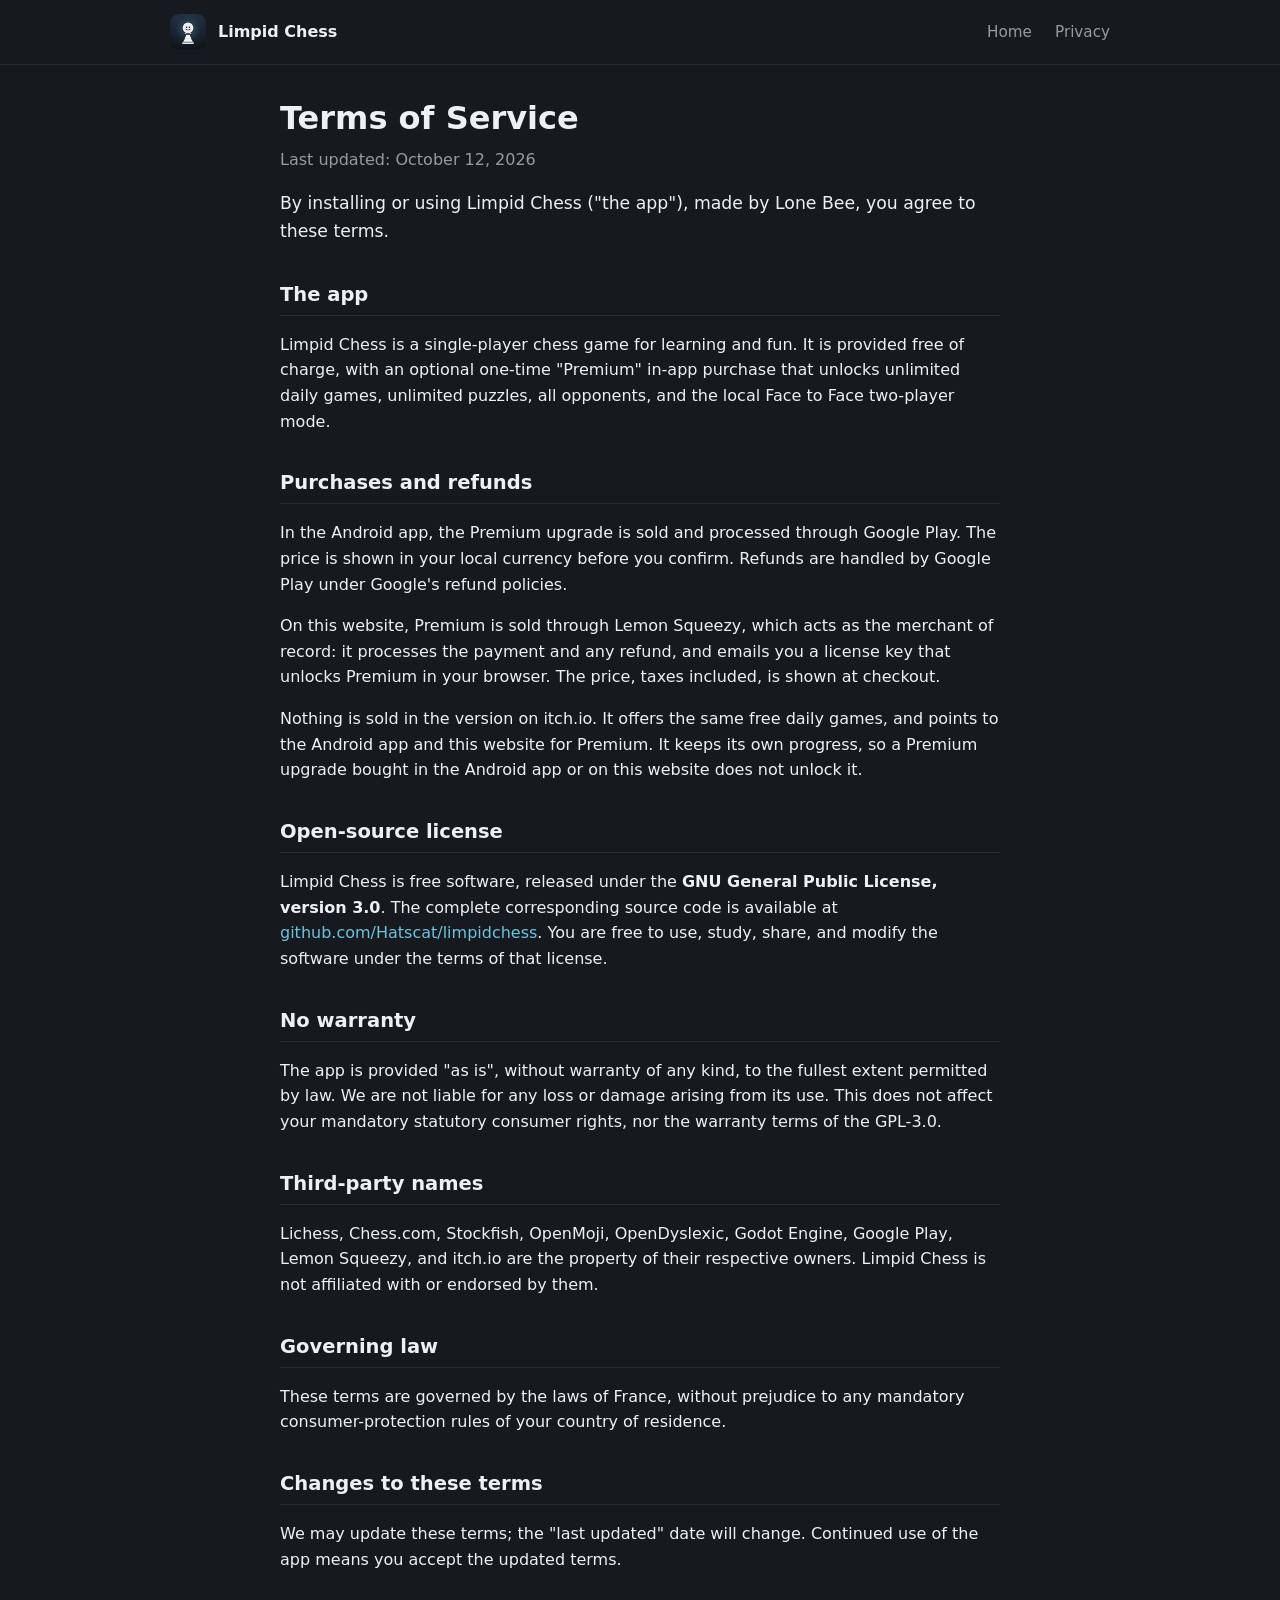
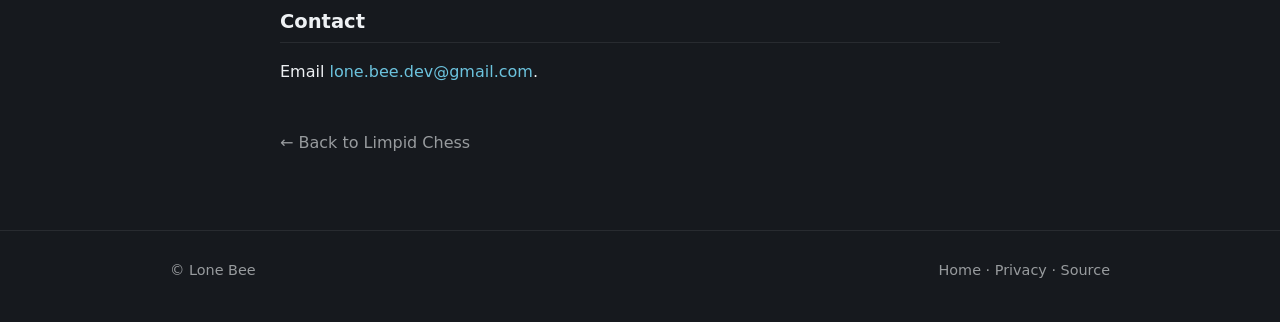
<file: docs/terms.html>
<!DOCTYPE html>
<html lang="en">
<head>
  <meta charset="utf-8">
  <meta name="viewport" content="width=device-width, initial-scale=1">
  <title>Terms of Service - Limpid Chess</title>
  <meta name="description" content="Limpid Chess terms of service: free software under GPL-3.0, optional one-time Premium via Google Play or the website, provided as is.">
  <link rel="icon" href="img/icon.png">
  <link rel="stylesheet" href="style.css">
  <link rel="canonical" href="https://limpidchess.lonebee.games/terms.html">
</head>
<body>
  <header class="site">
    <div class="wrap">
      <div class="brand"><img src="img/icon.png" alt="Limpid Chess icon"> Limpid Chess</div>
      <nav class="top"><a href="index.html">Home</a> <a href="privacy.html">Privacy</a></nav>
    </div>
  </header>

  <main class="wrap doc">
    <h1>Terms of Service</h1>
    <p class="updated">Last updated: October 12, 2026</p>

    <p class="lead">By installing or using Limpid Chess ("the app"), made by Lone Bee, you agree to these terms.</p>

    <h2>The app</h2>
    <p>Limpid Chess is a single-player chess game for learning and fun. It is provided free of charge, with an optional one-time "Premium" in-app purchase that unlocks unlimited daily games, unlimited puzzles, all opponents, and the local Face to Face two-player mode.</p>

    <h2>Purchases and refunds</h2>
    <p>In the Android app, the Premium upgrade is sold and processed through Google Play. The price is shown in your local currency before you confirm. Refunds are handled by Google Play under Google's refund policies.</p>
    <p>On this website, Premium is sold through Lemon Squeezy, which acts as the merchant of record: it processes the payment and any refund, and emails you a license key that unlocks Premium in your browser. The price, taxes included, is shown at checkout.</p>
    <p>Nothing is sold in the version on itch.io. It offers the same free daily games, and points to the Android app and this website for Premium. It keeps its own progress, so a Premium upgrade bought in the Android app or on this website does not unlock it.</p>

    <h2>Open-source license</h2>
    <p>Limpid Chess is free software, released under the <strong>GNU General Public License, version 3.0</strong>. The complete corresponding source code is available at <a href="https://github.com/Hatscat/limpidchess">github.com/Hatscat/limpidchess</a>. You are free to use, study, share, and modify the software under the terms of that license.</p>

    <h2>No warranty</h2>
    <p>The app is provided "as is", without warranty of any kind, to the fullest extent permitted by law. We are not liable for any loss or damage arising from its use. This does not affect your mandatory statutory consumer rights, nor the warranty terms of the GPL-3.0.</p>

    <h2>Third-party names</h2>
    <p>Lichess, Chess.com, Stockfish, OpenMoji, OpenDyslexic, Godot Engine, Google Play, Lemon Squeezy, and itch.io are the property of their respective owners. Limpid Chess is not affiliated with or endorsed by them.</p>

    <h2>Governing law</h2>
    <p>These terms are governed by the laws of France, without prejudice to any mandatory consumer-protection rules of your country of residence.</p>

    <h2>Changes to these terms</h2>
    <p>We may update these terms; the "last updated" date will change. Continued use of the app means you accept the updated terms.</p>

    <h2>Contact</h2>
    <p>Email <a href="mailto:lone.bee.dev@gmail.com">lone.bee.dev@gmail.com</a>.</p>

    <a class="back" href="index.html">← Back to Limpid Chess</a>
  </main>

  <footer class="site">
    <div class="wrap"><div class="row"><span>© Lone Bee</span>
      <span><a href="index.html">Home</a> · <a href="privacy.html">Privacy</a> · <a href="https://github.com/Hatscat/limpidchess">Source</a></span>
    </div></div>
  </footer>
</body>
</html>
</file>
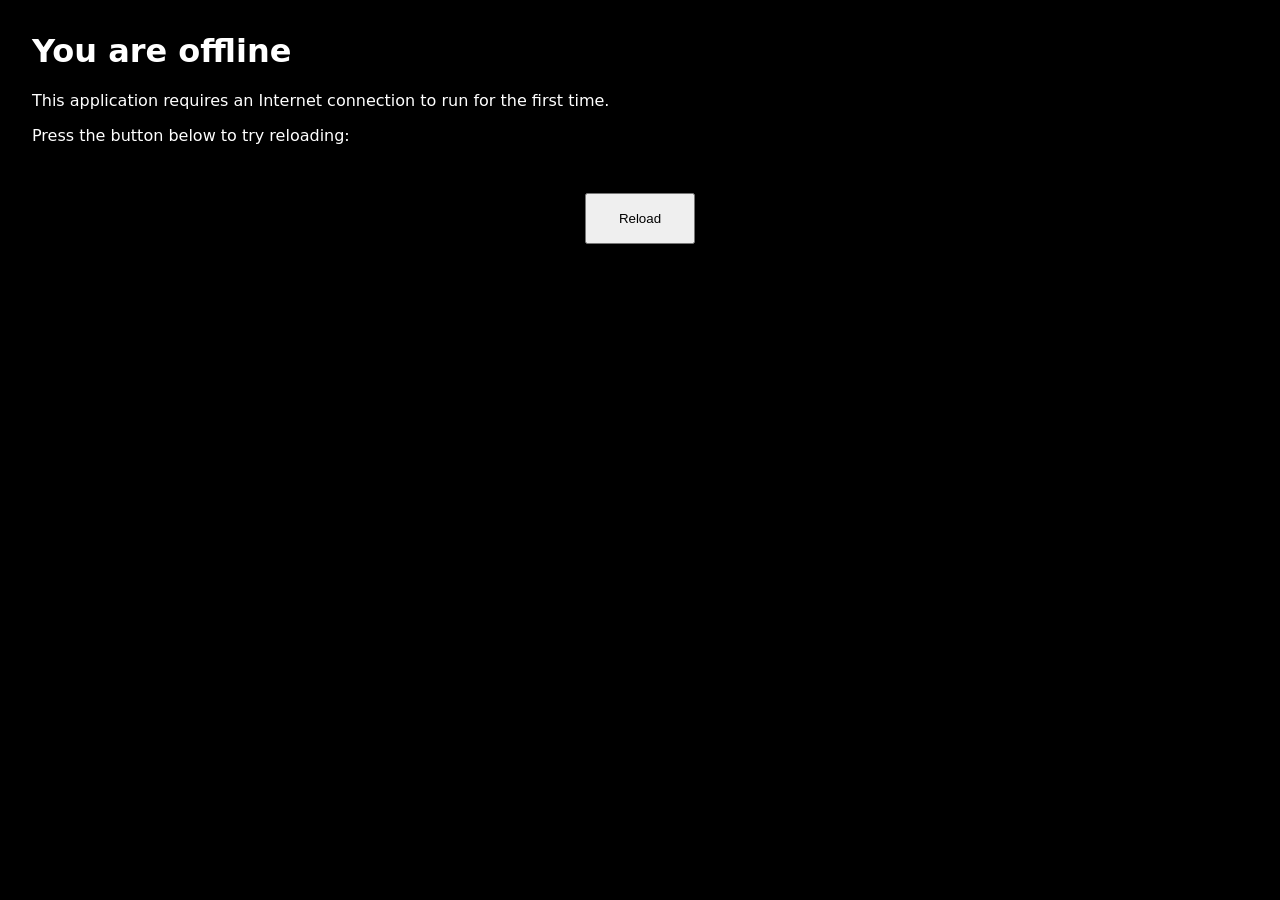
<file: docs/play/index.offline.html>
<!DOCTYPE html>
<html lang="en">
	<head>
		<meta charset="utf-8">
		<meta http-equiv="X-UA-Compatible" content="IE=edge">
		<meta name="viewport" content="width=device-width, initial-scale=1">
		<title>You are offline</title>
		<style>
html {
	background-color: #000000;
	color: #ffffff;
}

body {
	font-family: system-ui, -apple-system, "Segoe UI", Roboto, "Helvetica Neue", Arial, "Noto Sans", sans-serif, "Apple Color Emoji", "Segoe UI Emoji", "Segoe UI Symbol", "Noto Color Emoji";
	margin: 2rem;
}

p {
	margin-block: 1rem;
}

button {
	display: block;
	padding: 1rem 2rem;
	margin: 3rem auto 0;
}
		</style>
	</head>
	<body>
		<h1>You are offline</h1>
		<p>This application requires an Internet connection to run for the first time.</p>
		<p>Press the button below to try reloading:</p>
		<button type="button">Reload</button>
		<script>
document.querySelector('button').addEventListener('click', () => {
	window.location.reload();
});
		</script>
	</body>
</html>
</file>
<file: docs/style.css>
/* Limpid Chess website — palette mirrors the app (dark, smooth, teal accent). */
:root {
  --bg: #16191e;
  --surface: #21242b;
  --line: rgba(255, 255, 255, .08);
  --text: #eef1f4;
  --dim: rgba(238, 241, 244, .6);
  --accent: #6cc3de;
  --accent-ink: #0c1116;
}
* { box-sizing: border-box; }
html { scroll-behavior: smooth; }
body {
  margin: 0;
  background: var(--bg);
  color: var(--text);
  font-family: system-ui, -apple-system, "Segoe UI", Roboto, Helvetica, Arial, sans-serif;
  line-height: 1.6;
  -webkit-font-smoothing: antialiased;
}
a { color: var(--accent); text-decoration: none; }
a:hover { text-decoration: underline; }
.wrap { max-width: 980px; margin: 0 auto; padding: 0 20px; }

/* header */
header.site { padding: 14px 0; border-bottom: 1px solid var(--line); }
header.site .wrap { display: flex; align-items: center; justify-content: space-between; gap: 12px; }
.brand { display: flex; align-items: center; gap: 12px; font-weight: 700; }
.brand img { width: 36px; height: 36px; border-radius: 9px; }
nav.top a { color: var(--dim); margin-left: 18px; font-size: .95rem; }
nav.top a:hover { color: var(--text); text-decoration: none; }

/* hero */
.hero { text-align: center; padding: 66px 0 34px; }
.hero img.icon { width: 132px; height: 132px; border-radius: 29px; box-shadow: 0 10px 40px rgba(0, 0, 0, .5); }
.hero h1 { font-size: 2.7rem; margin: .35em 0 .12em; letter-spacing: .5px; }
.eyebrow { color: var(--dim); letter-spacing: .28em; font-size: .72rem; text-transform: uppercase; }
.hero .tag { color: var(--dim); font-size: 1.22rem; margin: .5em auto 0; max-width: 40ch; }
.cta {
  display: inline-flex; align-items: center; gap: 10px; margin-top: 28px;
  background: var(--accent); color: var(--accent-ink); font-weight: 700; font-size: 1.05rem;
  padding: 14px 28px; border-radius: 14px;
}
.cta:hover { text-decoration: none; filter: brightness(1.07); }
.cta.cta-web {
  background: var(--surface); color: inherit; border: 1px solid var(--line);
  margin-left: 10px;
}
.cta-note { display: block; color: var(--dim); font-size: .82rem; margin-top: 12px; }

/* features */
h2.section { text-align: center; font-size: 1.7rem; margin: 8px 0 4px; }
.sub { text-align: center; color: var(--dim); margin: 0 auto 8px; max-width: 52ch; }
.features { display: grid; grid-template-columns: repeat(auto-fit, minmax(220px, 1fr)); gap: 18px; margin: 30px 0; }
.feature { background: var(--surface); border: 1px solid var(--line); border-radius: 18px; padding: 22px; }
.feature h3 { margin: 0 0 .3em; font-size: 1.12rem; }
.feature p { margin: 0; color: var(--dim); font-size: .97rem; }

/* screenshots */
.shots { display: flex; gap: 18px; justify-content: center; flex-wrap: wrap; margin: 36px 0 10px; }
.shots img { height: 440px; max-width: 100%; border-radius: 18px; border: 1px solid var(--line); box-shadow: 0 8px 30px rgba(0, 0, 0, .45); }

section.band { padding: 34px 0; }

/* footer */
footer.site { border-top: 1px solid var(--line); margin-top: 54px; padding: 28px 0 40px; color: var(--dim); font-size: .9rem; }
footer.site .row { display: flex; flex-wrap: wrap; gap: 16px; justify-content: space-between; align-items: center; }
footer.site a { color: var(--dim); }
footer.site a:hover { color: var(--text); }
footer.site .credits { margin-top: 14px; font-size: .82rem; line-height: 1.7; }

/* promo video */
.video-wrap { text-align: center; margin: 26px 0 6px; }
.video-wrap video { width: 300px; max-width: 86%; border-radius: 26px; border: 1px solid var(--line); box-shadow: 0 12px 44px rgba(0, 0, 0, .55); background: #000; }

/* how it works (before / after) */
.how { display: flex; gap: 28px; justify-content: center; flex-wrap: wrap; margin: 30px 0 6px; }
.how figure { margin: 0; max-width: 340px; }
.how img { width: 100%; border-radius: 16px; border: 1px solid var(--line); box-shadow: 0 8px 30px rgba(0, 0, 0, .4); }
.how figcaption { color: var(--dim); margin-top: 12px; font-size: .98rem; }
.how figcaption b { color: var(--text); }

/* legal documents */
.doc { max-width: 760px; padding-bottom: 20px; }
.doc h1 { font-size: 2rem; margin: 28px 0 .1em; }
.doc .updated { color: var(--dim); margin: 0; }
.doc h2 { font-size: 1.22rem; margin: 1.7em 0 .3em; border-bottom: 1px solid var(--line); padding-bottom: .25em; }
.doc ul { padding-left: 1.2em; }
.doc li { margin: .35em 0; }
.doc .lead { font-size: 1.08rem; }
.doc .back { display: inline-block; margin-top: 30px; color: var(--dim); }
</file>
